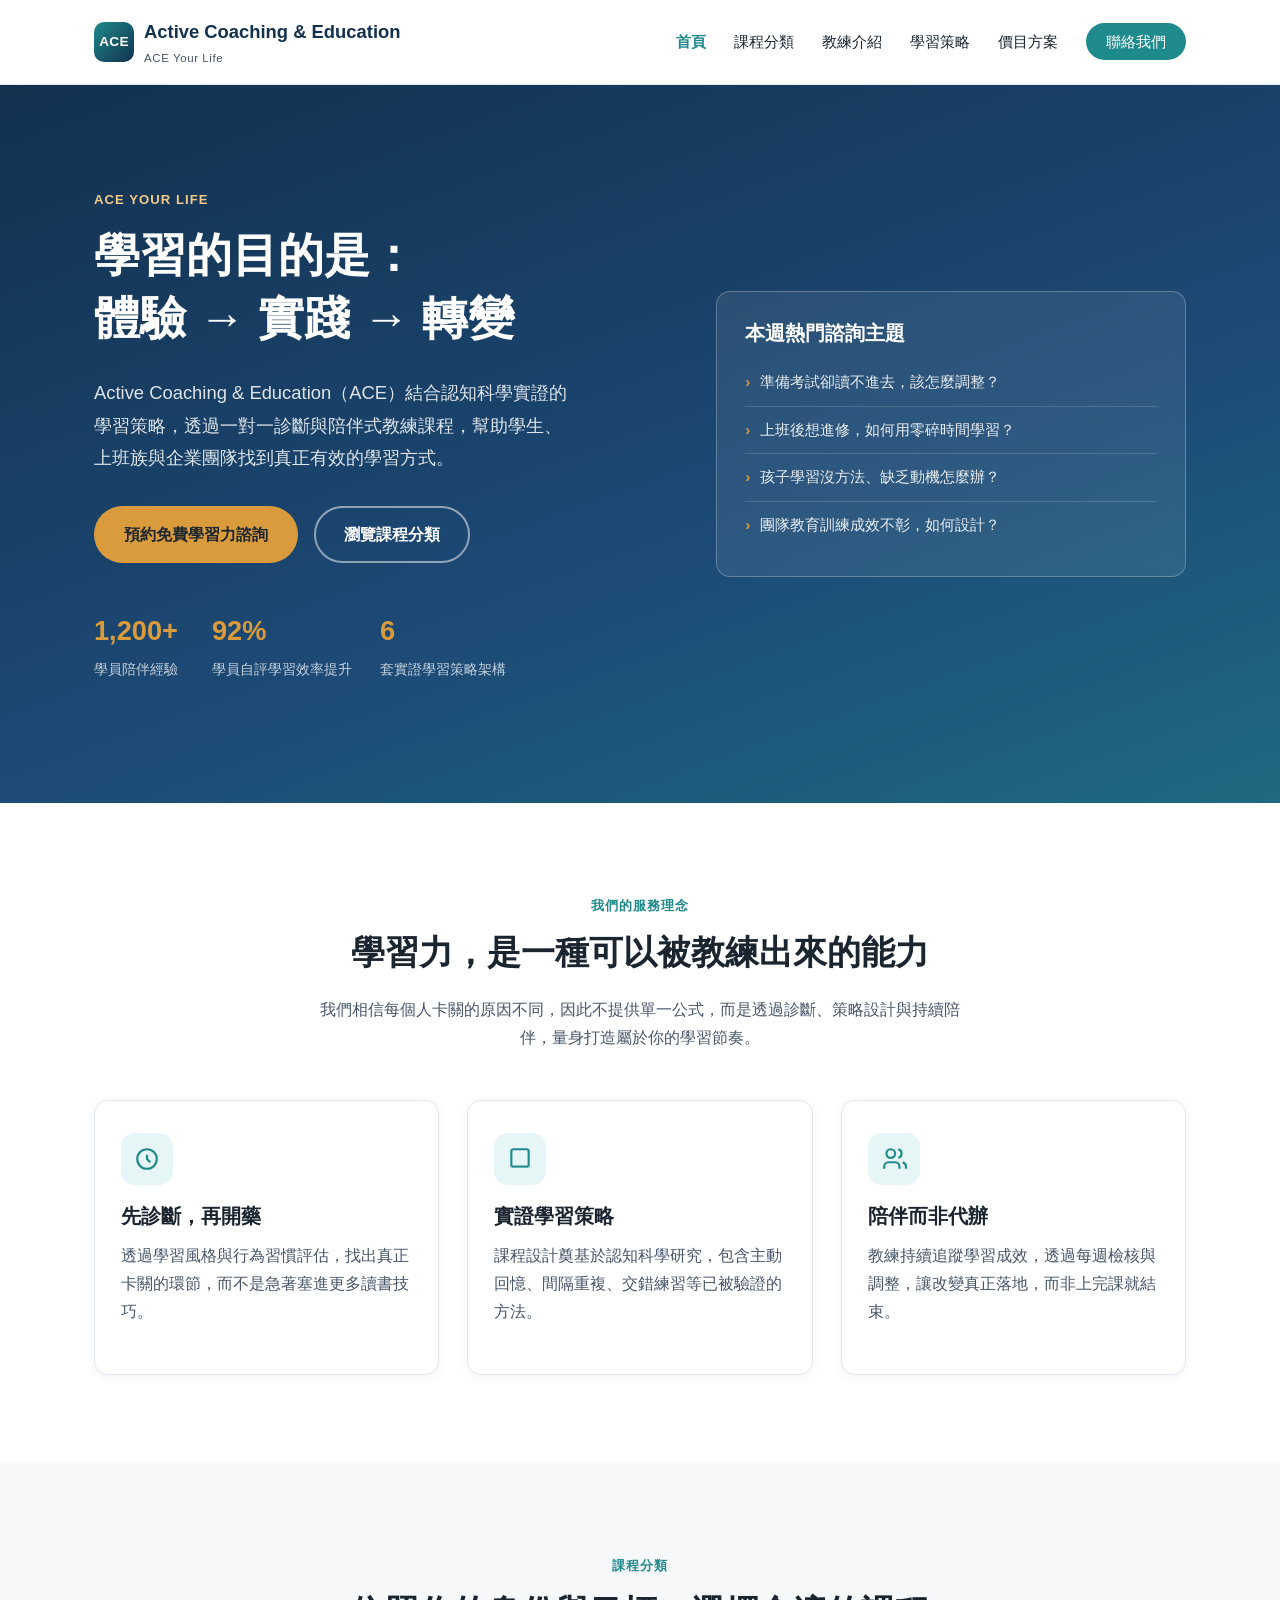
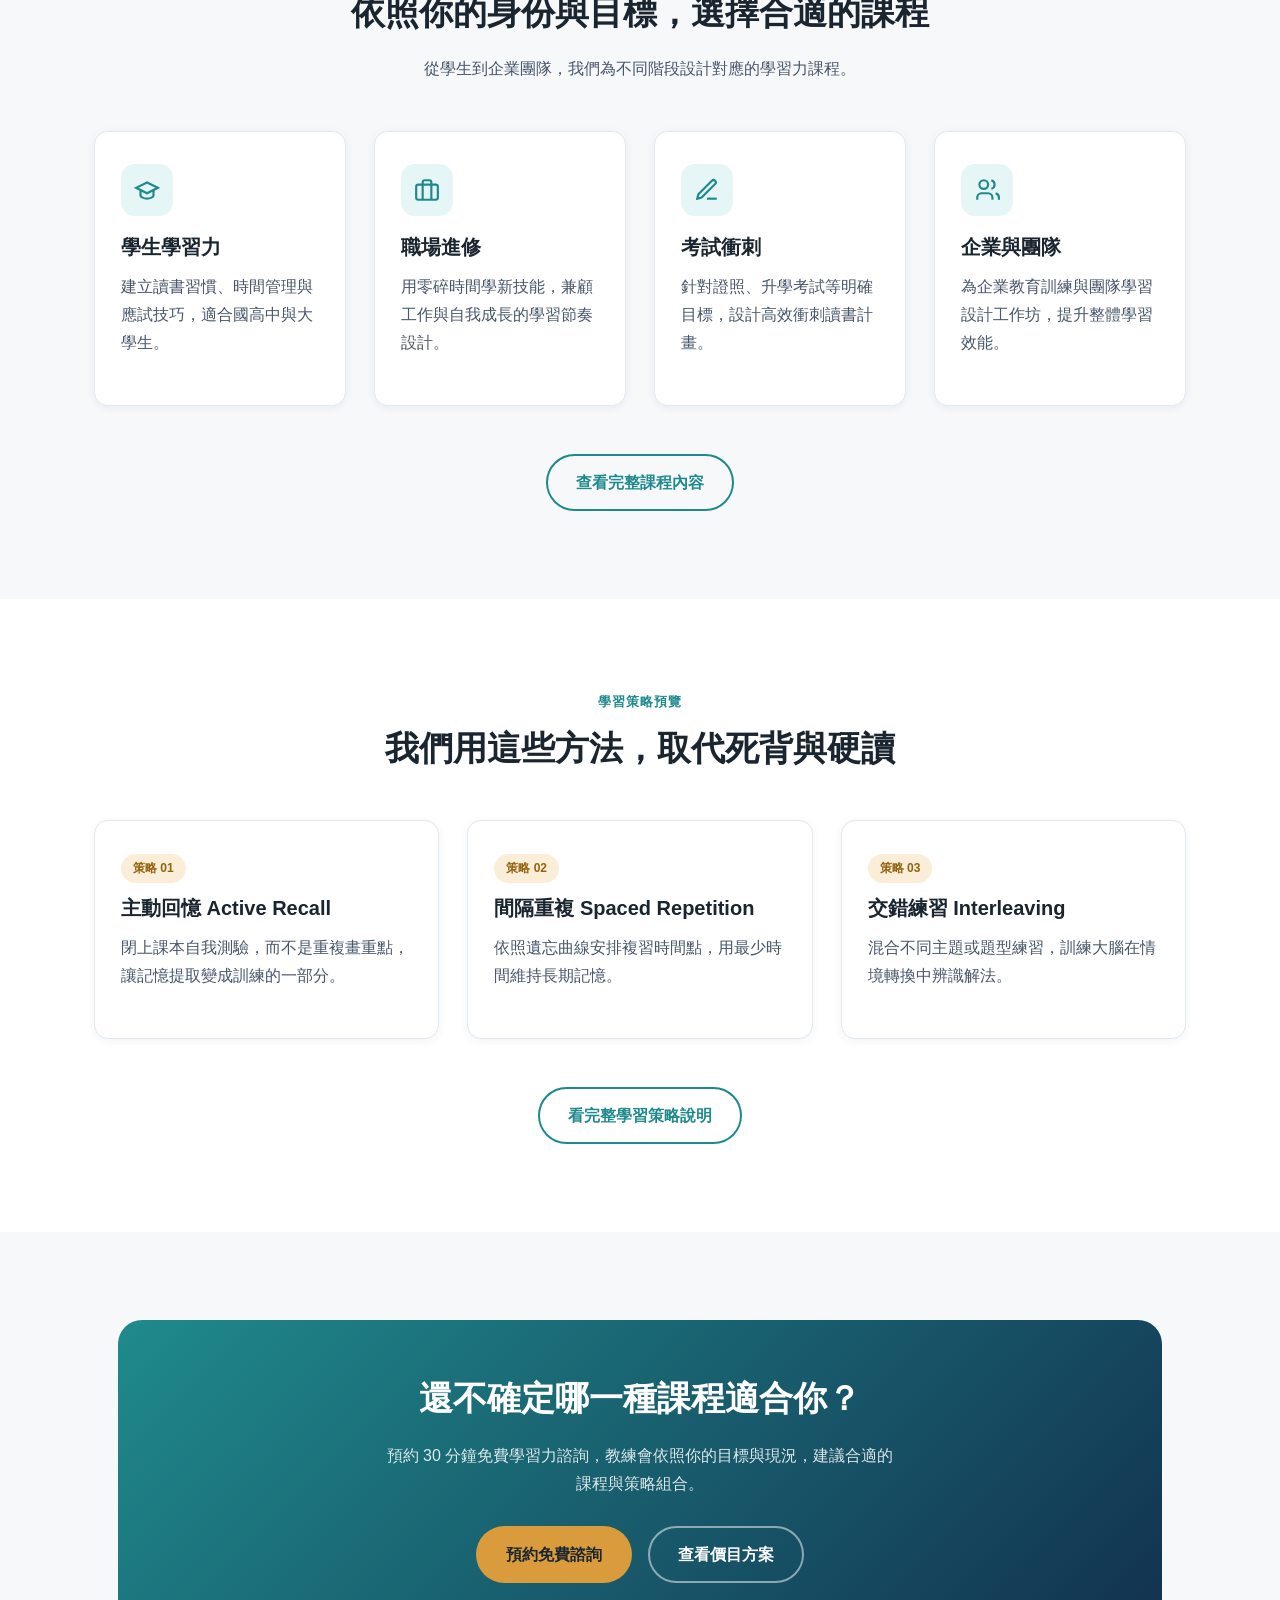
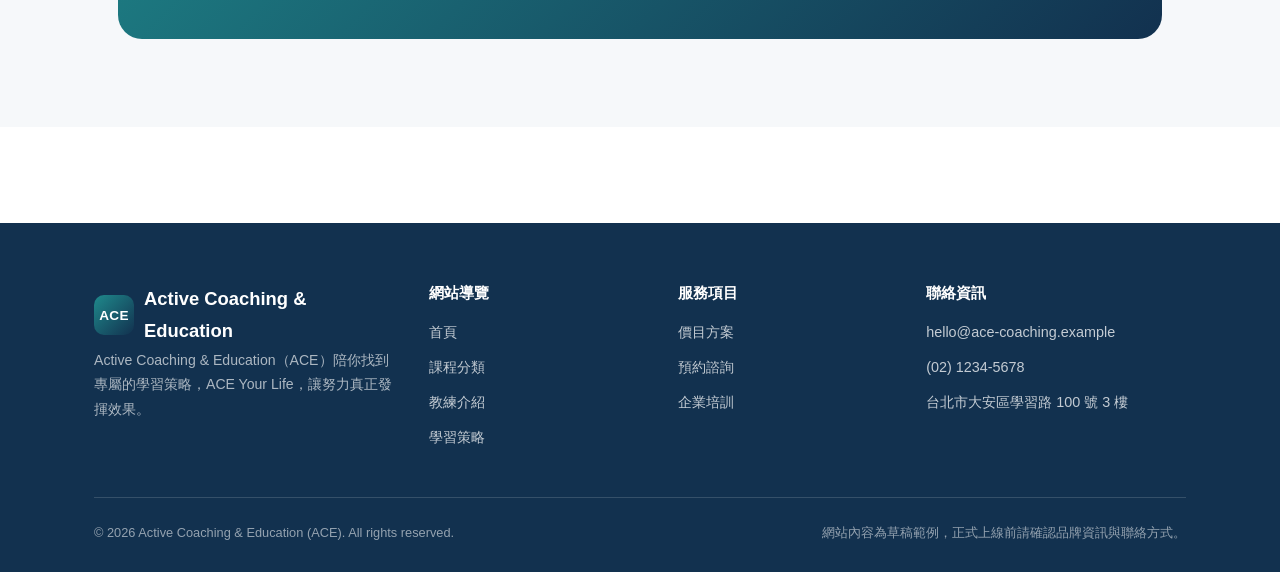
<file: index.html>
<!DOCTYPE html>
<html lang="zh-Hant-TW">
<head>
<meta charset="UTF-8">
<meta name="viewport" content="width=device-width, initial-scale=1.0">
<title>Active Coaching &amp; Education (ACE)｜ACE Your Life</title>
<meta name="description" content="Active Coaching &amp; Education（ACE）提供一對一與團體學習力課程，結合實證學習策略，協助學生、上班族與企業團隊提升學習效率，ACE Your Life。">
<link rel="stylesheet" href="assets/css/style.css">
</head>
<body>

<header class="site-header">
  <nav class="nav">
    <a href="index.html" class="brand">
      <span class="brand-mark">ACE</span>
      <span>Active Coaching &amp; Education<span class="brand-zh">ACE Your Life</span></span>
    </a>
    <ul class="nav-links">
      <li><a href="index.html" class="active">首頁</a></li>
      <li><a href="courses.html">課程分類</a></li>
      <li><a href="coaches.html">教練介紹</a></li>
      <li><a href="strategies.html">學習策略</a></li>
      <li><a href="pricing.html">價目方案</a></li>
      <li><a href="contact.html" class="nav-cta">聯絡我們</a></li>
    </ul>
    <button class="nav-toggle" aria-label="開啟選單">
      <span></span><span></span><span></span>
    </button>
  </nav>
</header>

<section class="hero">
  <div class="container">
    <div>
      <span class="eyebrow" style="color:#f3c98a;">ACE Your Life</span>
      <h1>學習的目的是：<br>體驗 → 實踐 → 轉變</h1>
      <p class="lead">Active Coaching &amp; Education（ACE）結合認知科學實證的學習策略，透過一對一診斷與陪伴式教練課程，幫助學生、上班族與企業團隊找到真正有效的學習方式。</p>
      <div class="hero-actions">
        <a href="contact.html" class="btn btn-primary">預約免費學習力諮詢</a>
        <a href="courses.html" class="btn btn-ghost">瀏覽課程分類</a>
      </div>
      <div class="hero-stats">
        <div><strong>1,200+</strong><span>學員陪伴經驗</span></div>
        <div><strong>92%</strong><span>學員自評學習效率提升</span></div>
        <div><strong>6</strong><span>套實證學習策略架構</span></div>
      </div>
    </div>
    <div class="hero-card">
      <h3>本週熱門諮詢主題</h3>
      <ul>
        <li><span class="dot">›</span> 準備考試卻讀不進去，該怎麼調整？</li>
        <li><span class="dot">›</span> 上班後想進修，如何用零碎時間學習？</li>
        <li><span class="dot">›</span> 孩子學習沒方法、缺乏動機怎麼辦？</li>
        <li><span class="dot">›</span> 團隊教育訓練成效不彰，如何設計？</li>
      </ul>
    </div>
  </div>
</section>

<section class="section">
  <div class="container">
    <div class="section-head">
      <span class="eyebrow">我們的服務理念</span>
      <h2>學習力，是一種可以被教練出來的能力</h2>
      <p>我們相信每個人卡關的原因不同，因此不提供單一公式，而是透過診斷、策略設計與持續陪伴，量身打造屬於你的學習節奏。</p>
    </div>
    <div class="grid grid-3">
      <div class="card">
        <div class="icon-badge">
          <svg viewBox="0 0 24 24" fill="none" stroke="currentColor" stroke-width="2"><circle cx="12" cy="12" r="9"/><path d="M12 8v4l3 3"/></svg>
        </div>
        <h3>先診斷，再開藥</h3>
        <p>透過學習風格與行為習慣評估，找出真正卡關的環節，而不是急著塞進更多讀書技巧。</p>
      </div>
      <div class="card">
        <div class="icon-badge">
          <svg viewBox="0 0 24 24" fill="none" stroke="currentColor" stroke-width="2"><path d="M4 19V5a2 2 0 0 1 2-2h12a2 2 0 0 1 2 2v14"/><path d="M4 19h16"/></svg>
        </div>
        <h3>實證學習策略</h3>
        <p>課程設計奠基於認知科學研究，包含主動回憶、間隔重複、交錯練習等已被驗證的方法。</p>
      </div>
      <div class="card">
        <div class="icon-badge">
          <svg viewBox="0 0 24 24" fill="none" stroke="currentColor" stroke-width="2"><path d="M17 21v-2a4 4 0 0 0-4-4H7a4 4 0 0 0-4 4v2"/><circle cx="9" cy="7" r="4"/><path d="M23 21v-2a4 4 0 0 0-3-3.87"/><path d="M16 3.13a4 4 0 0 1 0 7.75"/></svg>
        </div>
        <h3>陪伴而非代辦</h3>
        <p>教練持續追蹤學習成效，透過每週檢核與調整，讓改變真正落地，而非上完課就結束。</p>
      </div>
    </div>
  </div>
</section>

<section class="section section--alt">
  <div class="container">
    <div class="section-head">
      <span class="eyebrow">課程分類</span>
      <h2>依照你的身份與目標，選擇合適的課程</h2>
      <p>從學生到企業團隊，我們為不同階段設計對應的學習力課程。</p>
    </div>
    <div class="grid grid-4">
      <div class="card">
        <div class="icon-badge"><svg viewBox="0 0 24 24" fill="none" stroke="currentColor" stroke-width="2"><path d="M22 10 12 5 2 10l10 5 10-5Z"/><path d="M6 12v5c0 1.5 3 3 6 3s6-1.5 6-3v-5"/></svg></div>
        <h3>學生學習力</h3>
        <p>建立讀書習慣、時間管理與應試技巧，適合國高中與大學生。</p>
      </div>
      <div class="card">
        <div class="icon-badge"><svg viewBox="0 0 24 24" fill="none" stroke="currentColor" stroke-width="2"><rect x="2" y="7" width="20" height="14" rx="2"/><path d="M16 21V5a2 2 0 0 0-2-2h-4a2 2 0 0 0-2 2v16"/></svg></div>
        <h3>職場進修</h3>
        <p>用零碎時間學新技能，兼顧工作與自我成長的學習節奏設計。</p>
      </div>
      <div class="card">
        <div class="icon-badge"><svg viewBox="0 0 24 24" fill="none" stroke="currentColor" stroke-width="2"><path d="M12 20h9"/><path d="M16.5 3.5a2.1 2.1 0 0 1 3 3L7 19l-4 1 1-4Z"/></svg></div>
        <h3>考試衝刺</h3>
        <p>針對證照、升學考試等明確目標，設計高效衝刺讀書計畫。</p>
      </div>
      <div class="card">
        <div class="icon-badge"><svg viewBox="0 0 24 24" fill="none" stroke="currentColor" stroke-width="2"><path d="M17 21v-2a4 4 0 0 0-4-4H7a4 4 0 0 0-4 4v2"/><circle cx="9" cy="7" r="4"/><path d="M23 21v-2a4 4 0 0 0-3-3.87"/><path d="M16 3.13a4 4 0 0 1 0 7.75"/></svg></div>
        <h3>企業與團隊</h3>
        <p>為企業教育訓練與團隊學習設計工作坊，提升整體學習效能。</p>
      </div>
    </div>
    <div class="text-center mt-lg">
      <a href="courses.html" class="btn btn-outline">查看完整課程內容</a>
    </div>
  </div>
</section>

<section class="section">
  <div class="container">
    <div class="section-head">
      <span class="eyebrow">學習策略預覽</span>
      <h2>我們用這些方法，取代死背與硬讀</h2>
    </div>
    <div class="grid grid-3">
      <div class="card">
        <span class="tag">策略 01</span>
        <h3>主動回憶 Active Recall</h3>
        <p>閉上課本自我測驗，而不是重複畫重點，讓記憶提取變成訓練的一部分。</p>
      </div>
      <div class="card">
        <span class="tag">策略 02</span>
        <h3>間隔重複 Spaced Repetition</h3>
        <p>依照遺忘曲線安排複習時間點，用最少時間維持長期記憶。</p>
      </div>
      <div class="card">
        <span class="tag">策略 03</span>
        <h3>交錯練習 Interleaving</h3>
        <p>混合不同主題或題型練習，訓練大腦在情境轉換中辨識解法。</p>
      </div>
    </div>
    <div class="text-center mt-lg">
      <a href="strategies.html" class="btn btn-outline">看完整學習策略說明</a>
    </div>
  </div>
</section>

<section class="section section--alt">
  <div class="container">
    <div class="cta-band">
      <h2>還不確定哪一種課程適合你？</h2>
      <p>預約 30 分鐘免費學習力諮詢，教練會依照你的目標與現況，建議合適的課程與策略組合。</p>
      <div class="btn-group">
        <a href="contact.html" class="btn btn-primary">預約免費諮詢</a>
        <a href="pricing.html" class="btn btn-ghost">查看價目方案</a>
      </div>
    </div>
  </div>
</section>

<footer class="site-footer">
  <div class="container">
    <div class="footer-grid">
      <div class="footer-brand">
        <a href="index.html" class="brand" style="color:#fff;">
          <span class="brand-mark">ACE</span>
          <span>Active Coaching &amp; Education</span>
        </a>
        <p>Active Coaching &amp; Education（ACE）陪你找到專屬的學習策略，ACE Your Life，讓努力真正發揮效果。</p>
      </div>
      <div>
        <h4>網站導覽</h4>
        <ul>
          <li><a href="index.html">首頁</a></li>
          <li><a href="courses.html">課程分類</a></li>
          <li><a href="coaches.html">教練介紹</a></li>
          <li><a href="strategies.html">學習策略</a></li>
        </ul>
      </div>
      <div>
        <h4>服務項目</h4>
        <ul>
          <li><a href="pricing.html">價目方案</a></li>
          <li><a href="contact.html">預約諮詢</a></li>
          <li><a href="courses.html#enterprise">企業培訓</a></li>
        </ul>
      </div>
      <div>
        <h4>聯絡資訊</h4>
        <ul>
          <li>hello@ace-coaching.example</li>
          <li>(02) 1234-5678</li>
          <li>台北市大安區學習路 100 號 3 樓</li>
        </ul>
      </div>
    </div>
    <div class="footer-bottom">
      <span>&copy; 2026 Active Coaching &amp; Education (ACE). All rights reserved.</span>
      <span>網站內容為草稿範例，正式上線前請確認品牌資訊與聯絡方式。</span>
    </div>
  </div>
</footer>

<script src="assets/js/main.js"></script>
</body>
</html>
</file>
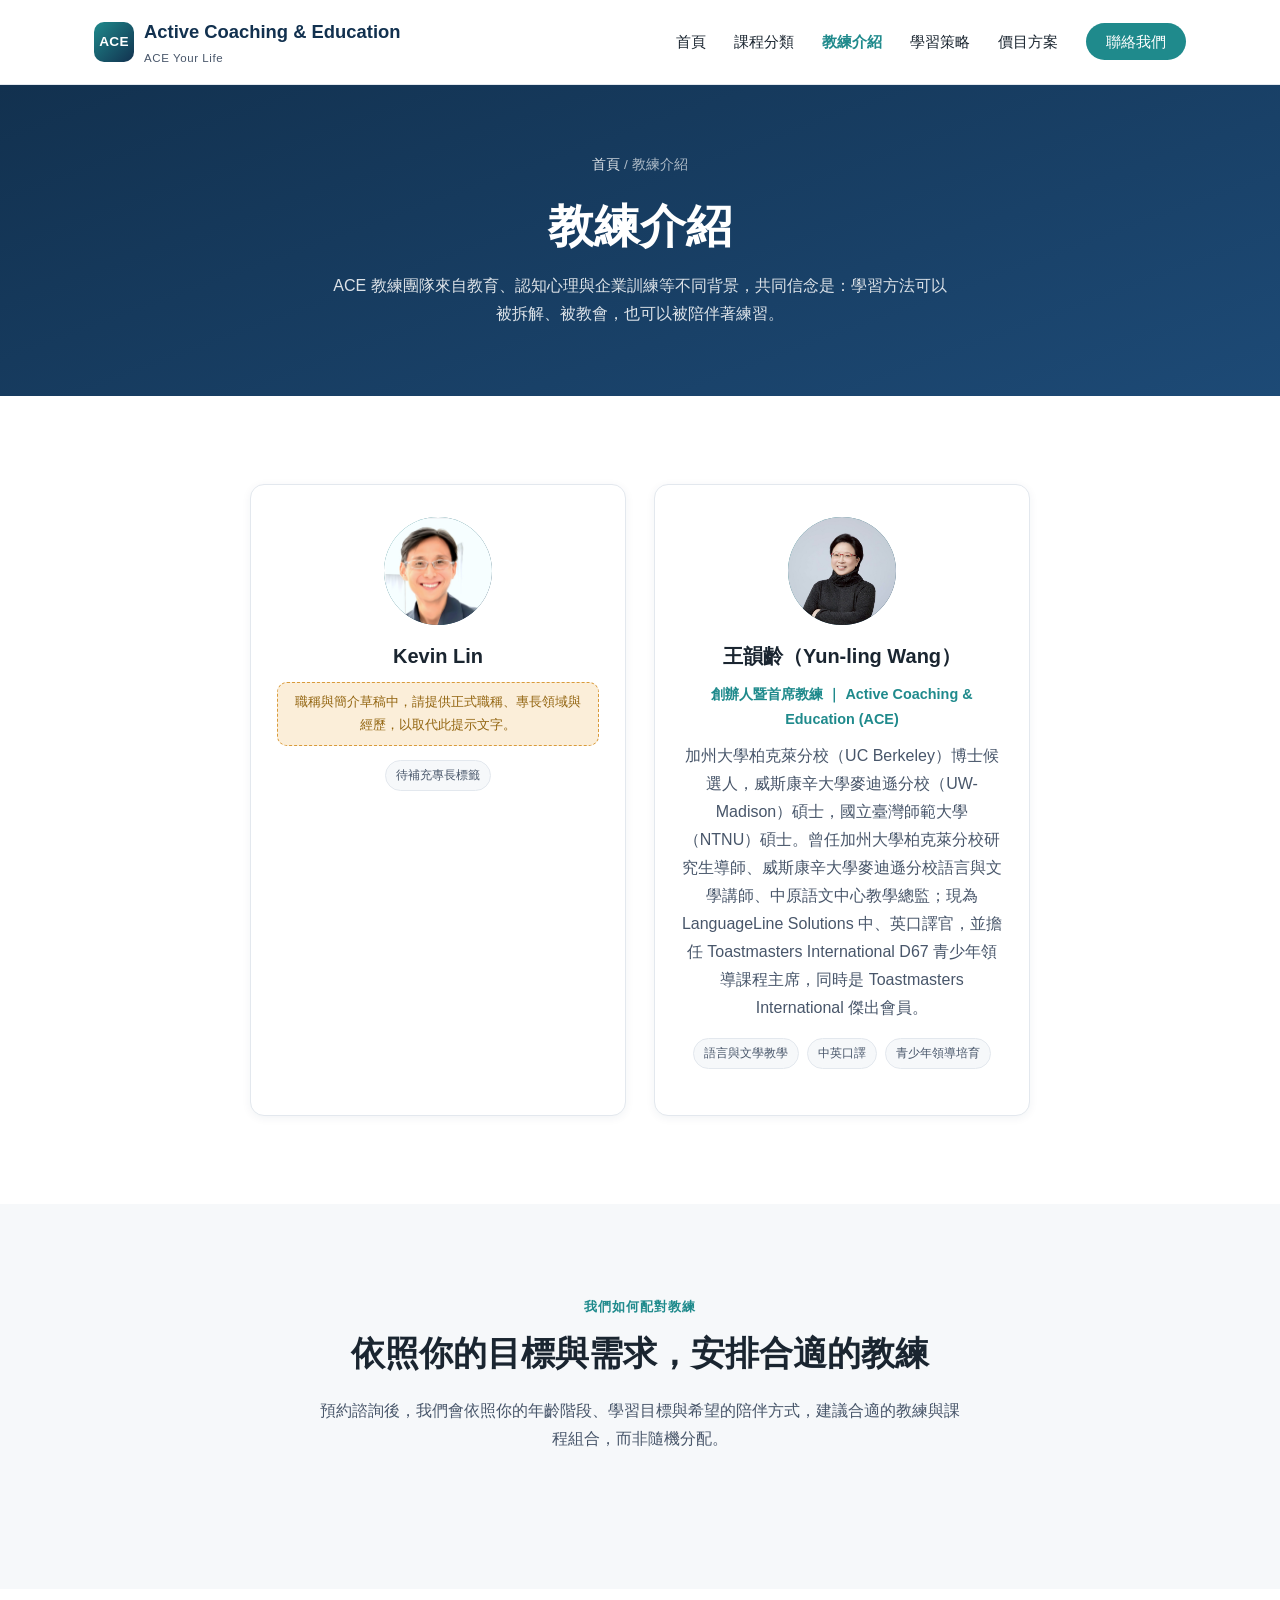
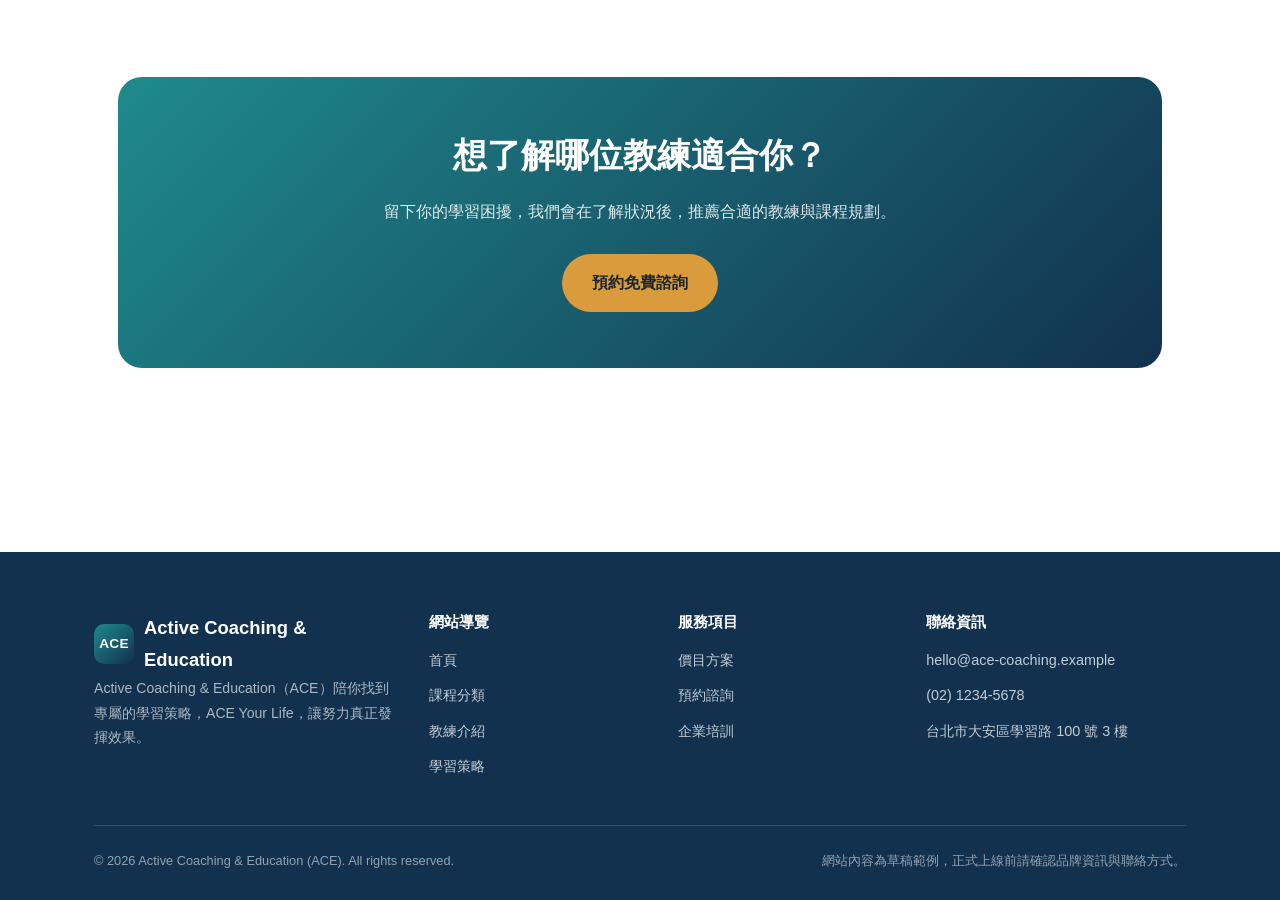
<file: coaches.html>
<!DOCTYPE html>
<html lang="zh-Hant-TW">
<head>
<meta charset="UTF-8">
<meta name="viewport" content="width=device-width, initial-scale=1.0">
<title>教練介紹｜Active Coaching &amp; Education (ACE)</title>
<meta name="description" content="認識 ACE 團隊教練，來自教育、心理、企業訓練等不同背景，共同信念是陪伴每個人找到適合自己的學習方式。">
<link rel="stylesheet" href="assets/css/style.css">
</head>
<body>

<header class="site-header">
  <nav class="nav">
    <a href="index.html" class="brand">
      <span class="brand-mark">ACE</span>
      <span>Active Coaching &amp; Education<span class="brand-zh">ACE Your Life</span></span>
    </a>
    <ul class="nav-links">
      <li><a href="index.html">首頁</a></li>
      <li><a href="courses.html">課程分類</a></li>
      <li><a href="coaches.html" class="active">教練介紹</a></li>
      <li><a href="strategies.html">學習策略</a></li>
      <li><a href="pricing.html">價目方案</a></li>
      <li><a href="contact.html" class="nav-cta">聯絡我們</a></li>
    </ul>
    <button class="nav-toggle" aria-label="開啟選單">
      <span></span><span></span><span></span>
    </button>
  </nav>
</header>

<section class="page-hero">
  <div class="container">
    <div class="breadcrumb"><a href="index.html">首頁</a> / 教練介紹</div>
    <h1>教練介紹</h1>
    <p>ACE 教練團隊來自教育、認知心理與企業訓練等不同背景，共同信念是：學習方法可以被拆解、被教會，也可以被陪伴著練習。</p>
  </div>
</section>

<section class="section">
  <div class="container">
    <div class="grid grid-2" style="max-width:780px; margin:0 auto;">

      <div class="card coach-card">
        <div class="coach-avatar"><img src="assets/images/coach-kevin-lin.png" alt="Kevin Lin 教練照片"></div>
        <h3>Kevin Lin</h3>
        <p class="coach-placeholder">職稱與簡介草稿中，請提供正式職稱、專長領域與經歷，以取代此提示文字。</p>
        <div class="coach-tags">
          <span>待補充專長標籤</span>
        </div>
      </div>

      <div class="card coach-card">
        <div class="coach-avatar"><img src="assets/images/coach-yunling-wang.jpg" alt="Yun-ling Wang 教練照片"></div>
        <h3>王韻齡（Yun-ling Wang）</h3>
        <div class="coach-role">創辦人暨首席教練 ｜ Active Coaching &amp; Education (ACE)</div>
        <p>加州大學柏克萊分校（UC Berkeley）博士候選人，威斯康辛大學麥迪遜分校（UW-Madison）碩士，國立臺灣師範大學（NTNU）碩士。曾任加州大學柏克萊分校研究生導師、威斯康辛大學麥迪遜分校語言與文學講師、中原語文中心教學總監；現為 LanguageLine Solutions 中、英口譯官，並擔任 Toastmasters International D67 青少年領導課程主席，同時是 Toastmasters International 傑出會員。</p>
        <div class="coach-tags">
          <span>語言與文學教學</span>
          <span>中英口譯</span>
          <span>青少年領導培育</span>
        </div>
      </div>

    </div>
  </div>
</section>

<section class="section section--alt">
  <div class="container">
    <div class="section-head">
      <span class="eyebrow">我們如何配對教練</span>
      <h2>依照你的目標與需求，安排合適的教練</h2>
      <p>預約諮詢後，我們會依照你的年齡階段、學習目標與希望的陪伴方式，建議合適的教練與課程組合，而非隨機分配。</p>
    </div>
  </div>
</section>

<section class="section">
  <div class="container">
    <div class="cta-band">
      <h2>想了解哪位教練適合你？</h2>
      <p>留下你的學習困擾，我們會在了解狀況後，推薦合適的教練與課程規劃。</p>
      <div class="btn-group">
        <a href="contact.html" class="btn btn-primary">預約免費諮詢</a>
      </div>
    </div>
  </div>
</section>

<footer class="site-footer">
  <div class="container">
    <div class="footer-grid">
      <div class="footer-brand">
        <a href="index.html" class="brand" style="color:#fff;">
          <span class="brand-mark">ACE</span>
          <span>Active Coaching &amp; Education</span>
        </a>
        <p>Active Coaching &amp; Education（ACE）陪你找到專屬的學習策略，ACE Your Life，讓努力真正發揮效果。</p>
      </div>
      <div>
        <h4>網站導覽</h4>
        <ul>
          <li><a href="index.html">首頁</a></li>
          <li><a href="courses.html">課程分類</a></li>
          <li><a href="coaches.html">教練介紹</a></li>
          <li><a href="strategies.html">學習策略</a></li>
        </ul>
      </div>
      <div>
        <h4>服務項目</h4>
        <ul>
          <li><a href="pricing.html">價目方案</a></li>
          <li><a href="contact.html">預約諮詢</a></li>
          <li><a href="courses.html#enterprise">企業培訓</a></li>
        </ul>
      </div>
      <div>
        <h4>聯絡資訊</h4>
        <ul>
          <li>hello@ace-coaching.example</li>
          <li>(02) 1234-5678</li>
          <li>台北市大安區學習路 100 號 3 樓</li>
        </ul>
      </div>
    </div>
    <div class="footer-bottom">
      <span>&copy; 2026 Active Coaching &amp; Education (ACE). All rights reserved.</span>
      <span>網站內容為草稿範例，正式上線前請確認品牌資訊與聯絡方式。</span>
    </div>
  </div>
</footer>

<script src="assets/js/main.js"></script>
</body>
</html>
</file>
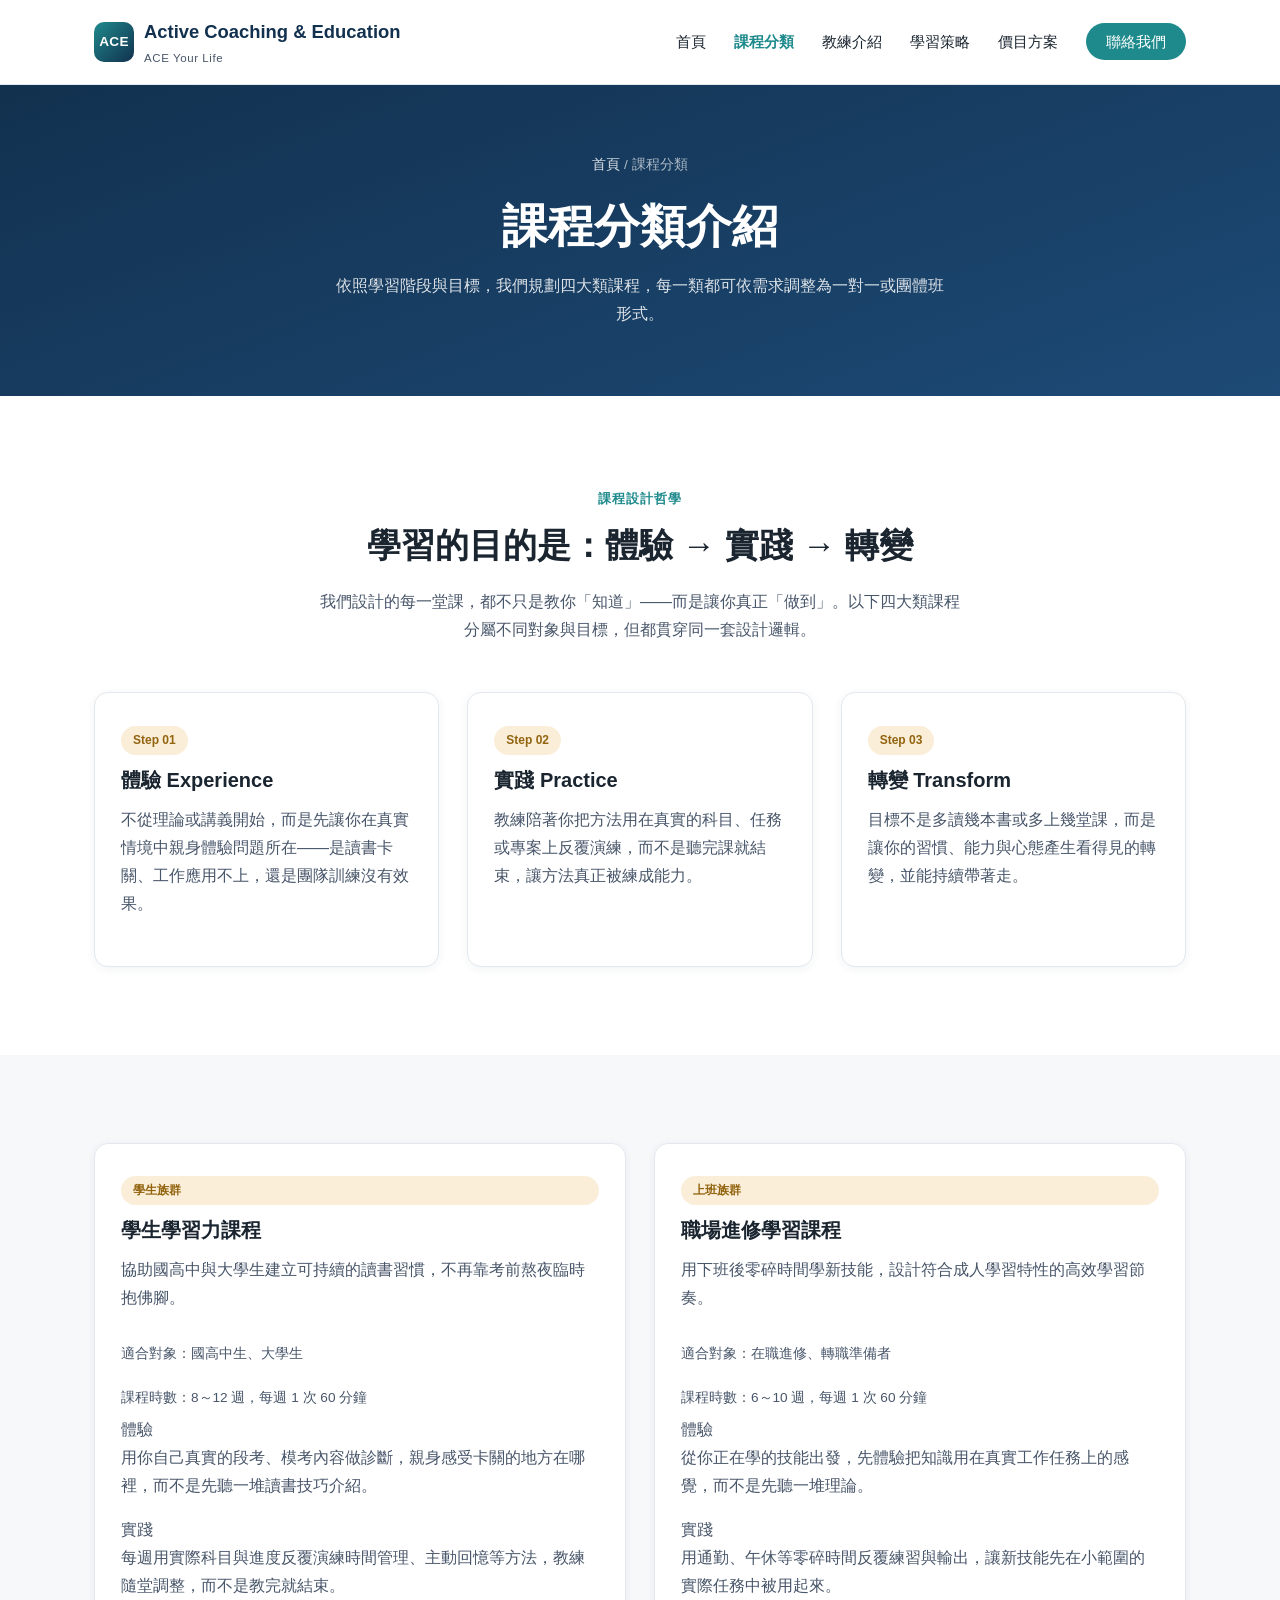
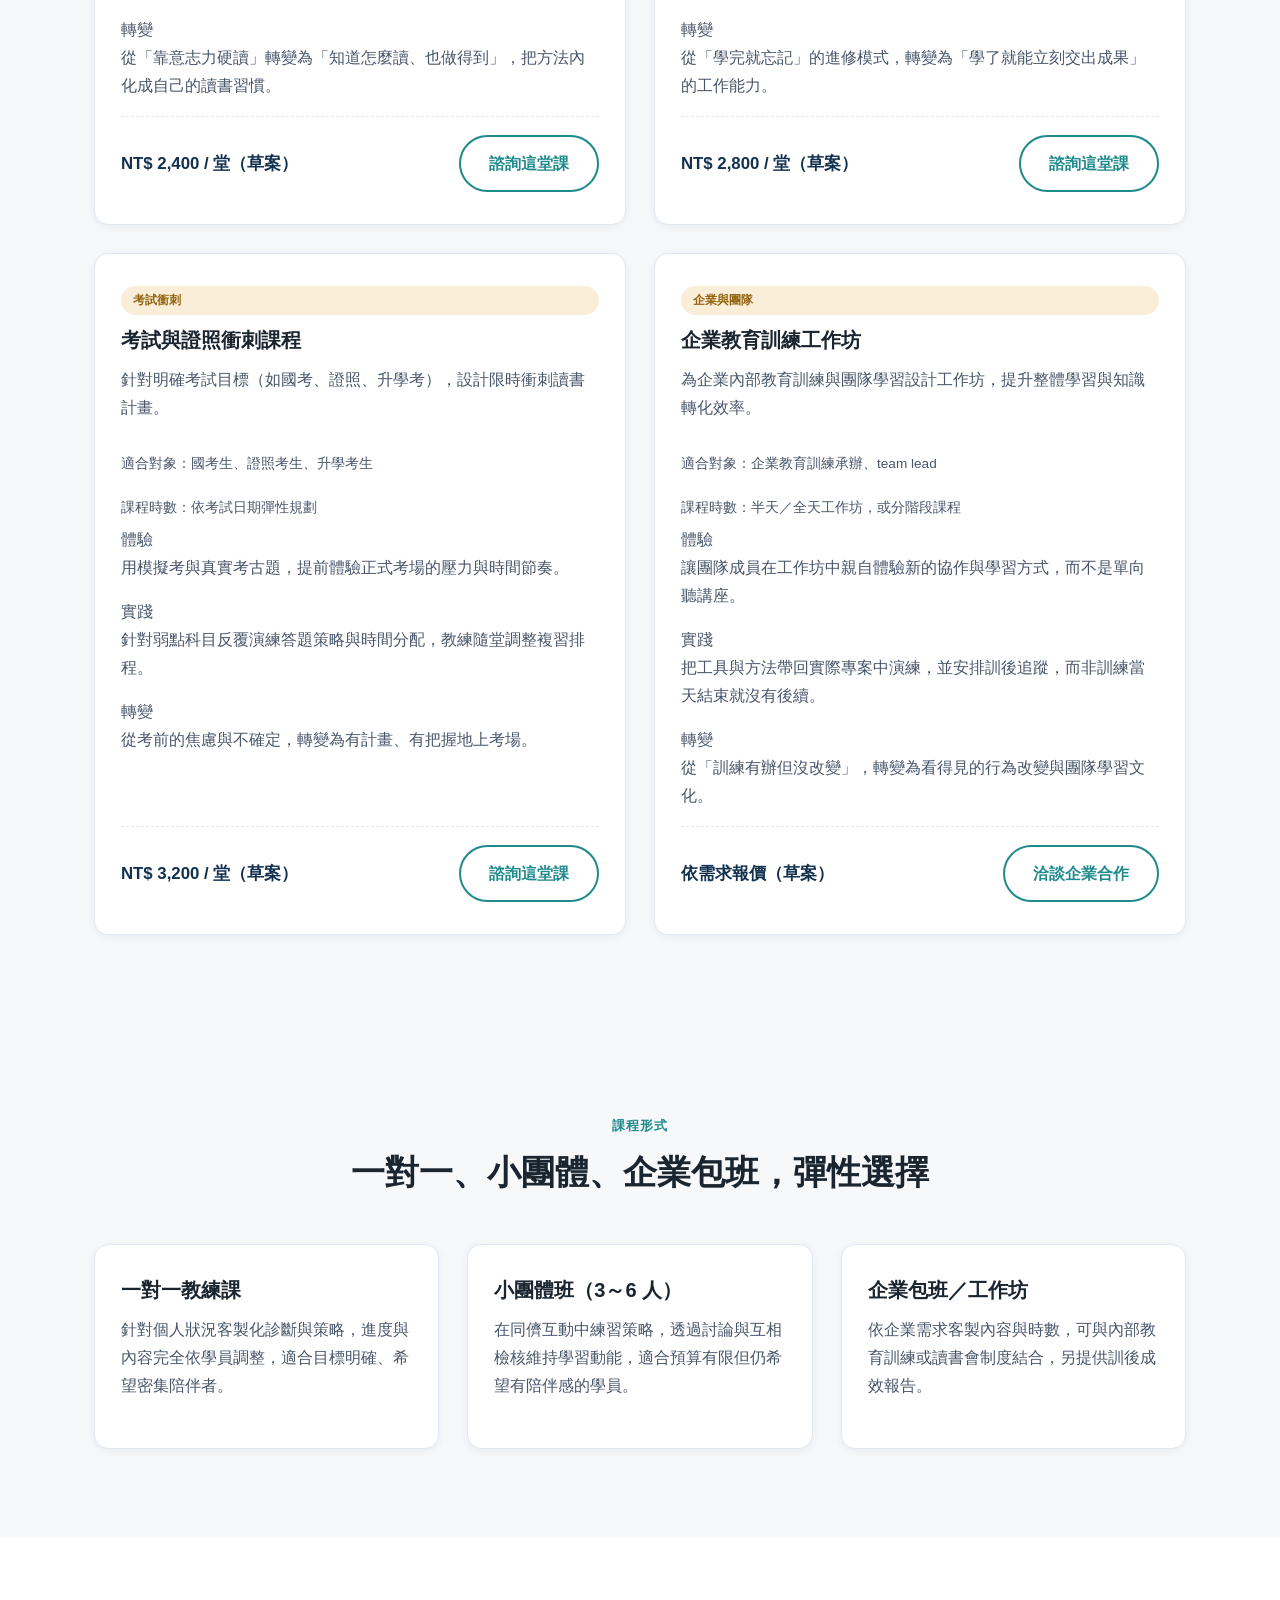
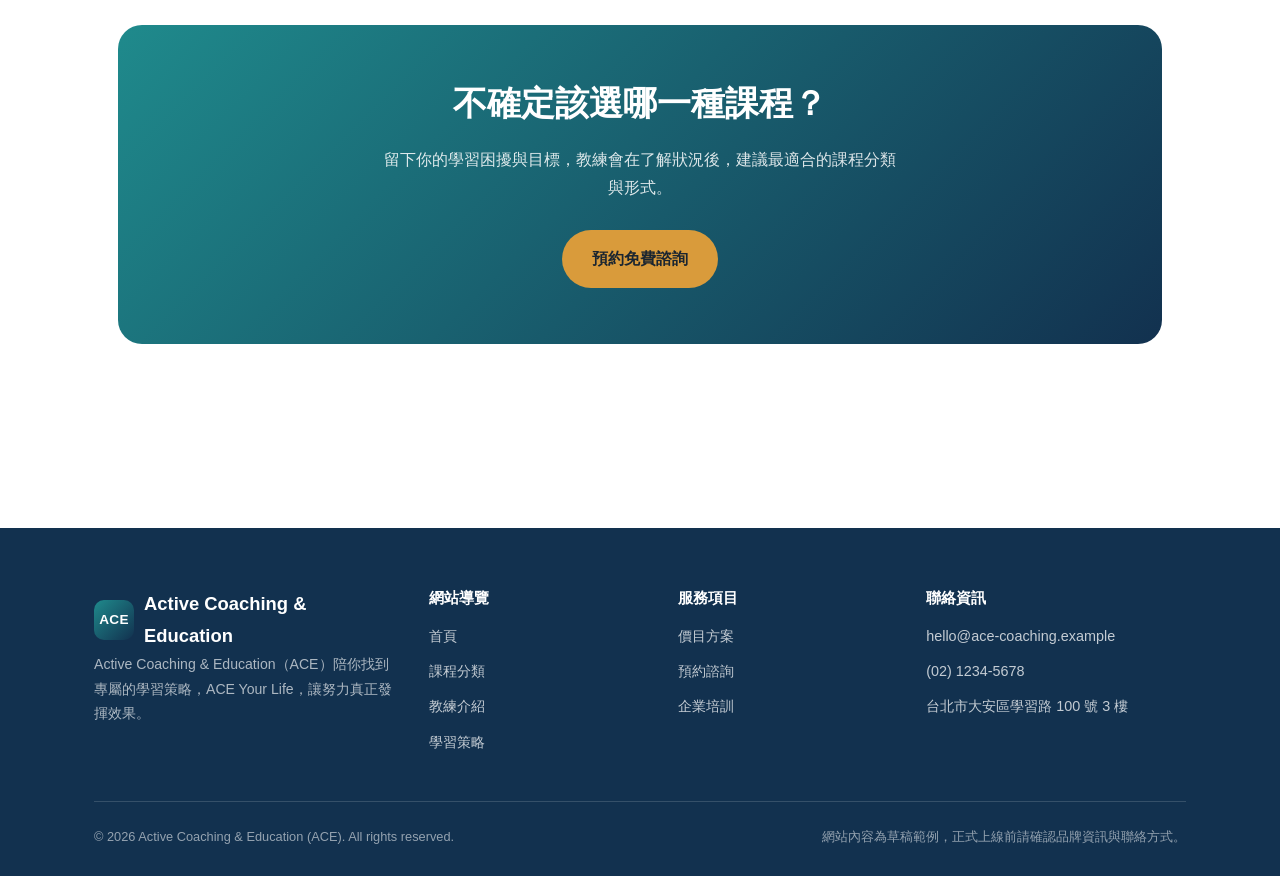
<file: courses.html>
<!DOCTYPE html>
<html lang="zh-Hant-TW">
<head>
<meta charset="UTF-8">
<meta name="viewport" content="width=device-width, initial-scale=1.0">
<title>課程分類介紹｜Active Coaching &amp; Education (ACE)</title>
<meta name="description" content="ACE 課程分類：學生學習力、職場進修、考試衝刺、企業與團隊培訓，找到適合你的學習方案。">
<link rel="stylesheet" href="assets/css/style.css">
</head>
<body>

<header class="site-header">
  <nav class="nav">
    <a href="index.html" class="brand">
      <span class="brand-mark">ACE</span>
      <span>Active Coaching &amp; Education<span class="brand-zh">ACE Your Life</span></span>
    </a>
    <ul class="nav-links">
      <li><a href="index.html">首頁</a></li>
      <li><a href="courses.html" class="active">課程分類</a></li>
      <li><a href="coaches.html">教練介紹</a></li>
      <li><a href="strategies.html">學習策略</a></li>
      <li><a href="pricing.html">價目方案</a></li>
      <li><a href="contact.html" class="nav-cta">聯絡我們</a></li>
    </ul>
    <button class="nav-toggle" aria-label="開啟選單">
      <span></span><span></span><span></span>
    </button>
  </nav>
</header>

<section class="page-hero">
  <div class="container">
    <div class="breadcrumb"><a href="index.html">首頁</a> / 課程分類</div>
    <h1>課程分類介紹</h1>
    <p>依照學習階段與目標，我們規劃四大類課程，每一類都可依需求調整為一對一或團體班形式。</p>
  </div>
</section>

<section class="section">
  <div class="container">
    <div class="section-head">
      <span class="eyebrow">課程設計哲學</span>
      <h2>學習的目的是：體驗 → 實踐 → 轉變</h2>
      <p>我們設計的每一堂課，都不只是教你「知道」——而是讓你真正「做到」。以下四大類課程分屬不同對象與目標，但都貫穿同一套設計邏輯。</p>
    </div>
    <div class="grid grid-3">
      <div class="card">
        <span class="tag">Step 01</span>
        <h3>體驗 Experience</h3>
        <p>不從理論或講義開始，而是先讓你在真實情境中親身體驗問題所在——是讀書卡關、工作應用不上，還是團隊訓練沒有效果。</p>
      </div>
      <div class="card">
        <span class="tag">Step 02</span>
        <h3>實踐 Practice</h3>
        <p>教練陪著你把方法用在真實的科目、任務或專案上反覆演練，而不是聽完課就結束，讓方法真正被練成能力。</p>
      </div>
      <div class="card">
        <span class="tag">Step 03</span>
        <h3>轉變 Transform</h3>
        <p>目標不是多讀幾本書或多上幾堂課，而是讓你的習慣、能力與心態產生看得見的轉變，並能持續帶著走。</p>
      </div>
    </div>
  </div>
</section>

<section class="section section--alt">
  <div class="container">
    <div class="grid grid-2">

      <div class="card course-card">
        <span class="tag">學生族群</span>
        <h3>學生學習力課程</h3>
        <p>協助國高中與大學生建立可持續的讀書習慣，不再靠考前熬夜臨時抱佛腳。</p>
        <div class="course-meta">
          <span>適合對象：國高中生、大學生</span>
        </div>
        <div class="course-meta">
          <span>課程時數：8～12 週，每週 1 次 60 分鐘</span>
        </div>
        <div class="phase-list">
          <div class="phase-item">
            <span class="phase-badge exp">體驗</span>
            <p>用你自己真實的段考、模考內容做診斷，親身感受卡關的地方在哪裡，而不是先聽一堆讀書技巧介紹。</p>
          </div>
          <div class="phase-item">
            <span class="phase-badge prac">實踐</span>
            <p>每週用實際科目與進度反覆演練時間管理、主動回憶等方法，教練隨堂調整，而不是教完就結束。</p>
          </div>
          <div class="phase-item">
            <span class="phase-badge trans">轉變</span>
            <p>從「靠意志力硬讀」轉變為「知道怎麼讀、也做得到」，把方法內化成自己的讀書習慣。</p>
          </div>
        </div>
        <div class="course-footer">
          <span class="price-tag">NT$ 2,400 / 堂（草案）</span>
          <a href="contact.html" class="btn btn-outline">諮詢這堂課</a>
        </div>
      </div>

      <div class="card course-card">
        <span class="tag">上班族群</span>
        <h3>職場進修學習課程</h3>
        <p>用下班後零碎時間學新技能，設計符合成人學習特性的高效學習節奏。</p>
        <div class="course-meta">
          <span>適合對象：在職進修、轉職準備者</span>
        </div>
        <div class="course-meta">
          <span>課程時數：6～10 週，每週 1 次 60 分鐘</span>
        </div>
        <div class="phase-list">
          <div class="phase-item">
            <span class="phase-badge exp">體驗</span>
            <p>從你正在學的技能出發，先體驗把知識用在真實工作任務上的感覺，而不是先聽一堆理論。</p>
          </div>
          <div class="phase-item">
            <span class="phase-badge prac">實踐</span>
            <p>用通勤、午休等零碎時間反覆練習與輸出，讓新技能先在小範圍的實際任務中被用起來。</p>
          </div>
          <div class="phase-item">
            <span class="phase-badge trans">轉變</span>
            <p>從「學完就忘記」的進修模式，轉變為「學了就能立刻交出成果」的工作能力。</p>
          </div>
        </div>
        <div class="course-footer">
          <span class="price-tag">NT$ 2,800 / 堂（草案）</span>
          <a href="contact.html" class="btn btn-outline">諮詢這堂課</a>
        </div>
      </div>

      <div class="card course-card">
        <span class="tag">考試衝刺</span>
        <h3>考試與證照衝刺課程</h3>
        <p>針對明確考試目標（如國考、證照、升學考），設計限時衝刺讀書計畫。</p>
        <div class="course-meta">
          <span>適合對象：國考生、證照考生、升學考生</span>
        </div>
        <div class="course-meta">
          <span>課程時數：依考試日期彈性規劃</span>
        </div>
        <div class="phase-list">
          <div class="phase-item">
            <span class="phase-badge exp">體驗</span>
            <p>用模擬考與真實考古題，提前體驗正式考場的壓力與時間節奏。</p>
          </div>
          <div class="phase-item">
            <span class="phase-badge prac">實踐</span>
            <p>針對弱點科目反覆演練答題策略與時間分配，教練隨堂調整複習排程。</p>
          </div>
          <div class="phase-item">
            <span class="phase-badge trans">轉變</span>
            <p>從考前的焦慮與不確定，轉變為有計畫、有把握地上考場。</p>
          </div>
        </div>
        <div class="course-footer">
          <span class="price-tag">NT$ 3,200 / 堂（草案）</span>
          <a href="contact.html" class="btn btn-outline">諮詢這堂課</a>
        </div>
      </div>

      <div class="card course-card" id="enterprise">
        <span class="tag">企業與團隊</span>
        <h3>企業教育訓練工作坊</h3>
        <p>為企業內部教育訓練與團隊學習設計工作坊，提升整體學習與知識轉化效率。</p>
        <div class="course-meta">
          <span>適合對象：企業教育訓練承辦、team lead</span>
        </div>
        <div class="course-meta">
          <span>課程時數：半天／全天工作坊，或分階段課程</span>
        </div>
        <div class="phase-list">
          <div class="phase-item">
            <span class="phase-badge exp">體驗</span>
            <p>讓團隊成員在工作坊中親自體驗新的協作與學習方式，而不是單向聽講座。</p>
          </div>
          <div class="phase-item">
            <span class="phase-badge prac">實踐</span>
            <p>把工具與方法帶回實際專案中演練，並安排訓後追蹤，而非訓練當天結束就沒有後續。</p>
          </div>
          <div class="phase-item">
            <span class="phase-badge trans">轉變</span>
            <p>從「訓練有辦但沒改變」，轉變為看得見的行為改變與團隊學習文化。</p>
          </div>
        </div>
        <div class="course-footer">
          <span class="price-tag">依需求報價（草案）</span>
          <a href="contact.html" class="btn btn-outline">洽談企業合作</a>
        </div>
      </div>

    </div>
  </div>
</section>

<section class="section section--alt">
  <div class="container">
    <div class="section-head">
      <span class="eyebrow">課程形式</span>
      <h2>一對一、小團體、企業包班，彈性選擇</h2>
    </div>
    <div class="grid grid-3">
      <div class="card">
        <h3>一對一教練課</h3>
        <p>針對個人狀況客製化診斷與策略，進度與內容完全依學員調整，適合目標明確、希望密集陪伴者。</p>
      </div>
      <div class="card">
        <h3>小團體班（3～6 人）</h3>
        <p>在同儕互動中練習策略，透過討論與互相檢核維持學習動能，適合預算有限但仍希望有陪伴感的學員。</p>
      </div>
      <div class="card">
        <h3>企業包班／工作坊</h3>
        <p>依企業需求客製內容與時數，可與內部教育訓練或讀書會制度結合，另提供訓後成效報告。</p>
      </div>
    </div>
  </div>
</section>

<section class="section">
  <div class="container">
    <div class="cta-band">
      <h2>不確定該選哪一種課程？</h2>
      <p>留下你的學習困擾與目標，教練會在了解狀況後，建議最適合的課程分類與形式。</p>
      <div class="btn-group">
        <a href="contact.html" class="btn btn-primary">預約免費諮詢</a>
      </div>
    </div>
  </div>
</section>

<footer class="site-footer">
  <div class="container">
    <div class="footer-grid">
      <div class="footer-brand">
        <a href="index.html" class="brand" style="color:#fff;">
          <span class="brand-mark">ACE</span>
          <span>Active Coaching &amp; Education</span>
        </a>
        <p>Active Coaching &amp; Education（ACE）陪你找到專屬的學習策略，ACE Your Life，讓努力真正發揮效果。</p>
      </div>
      <div>
        <h4>網站導覽</h4>
        <ul>
          <li><a href="index.html">首頁</a></li>
          <li><a href="courses.html">課程分類</a></li>
          <li><a href="coaches.html">教練介紹</a></li>
          <li><a href="strategies.html">學習策略</a></li>
        </ul>
      </div>
      <div>
        <h4>服務項目</h4>
        <ul>
          <li><a href="pricing.html">價目方案</a></li>
          <li><a href="contact.html">預約諮詢</a></li>
          <li><a href="courses.html#enterprise">企業培訓</a></li>
        </ul>
      </div>
      <div>
        <h4>聯絡資訊</h4>
        <ul>
          <li>hello@ace-coaching.example</li>
          <li>(02) 1234-5678</li>
          <li>台北市大安區學習路 100 號 3 樓</li>
        </ul>
      </div>
    </div>
    <div class="footer-bottom">
      <span>&copy; 2026 Active Coaching &amp; Education (ACE). All rights reserved.</span>
      <span>網站內容為草稿範例，正式上線前請確認品牌資訊與聯絡方式。</span>
    </div>
  </div>
</footer>

<script src="assets/js/main.js"></script>
</body>
</html>
</file>
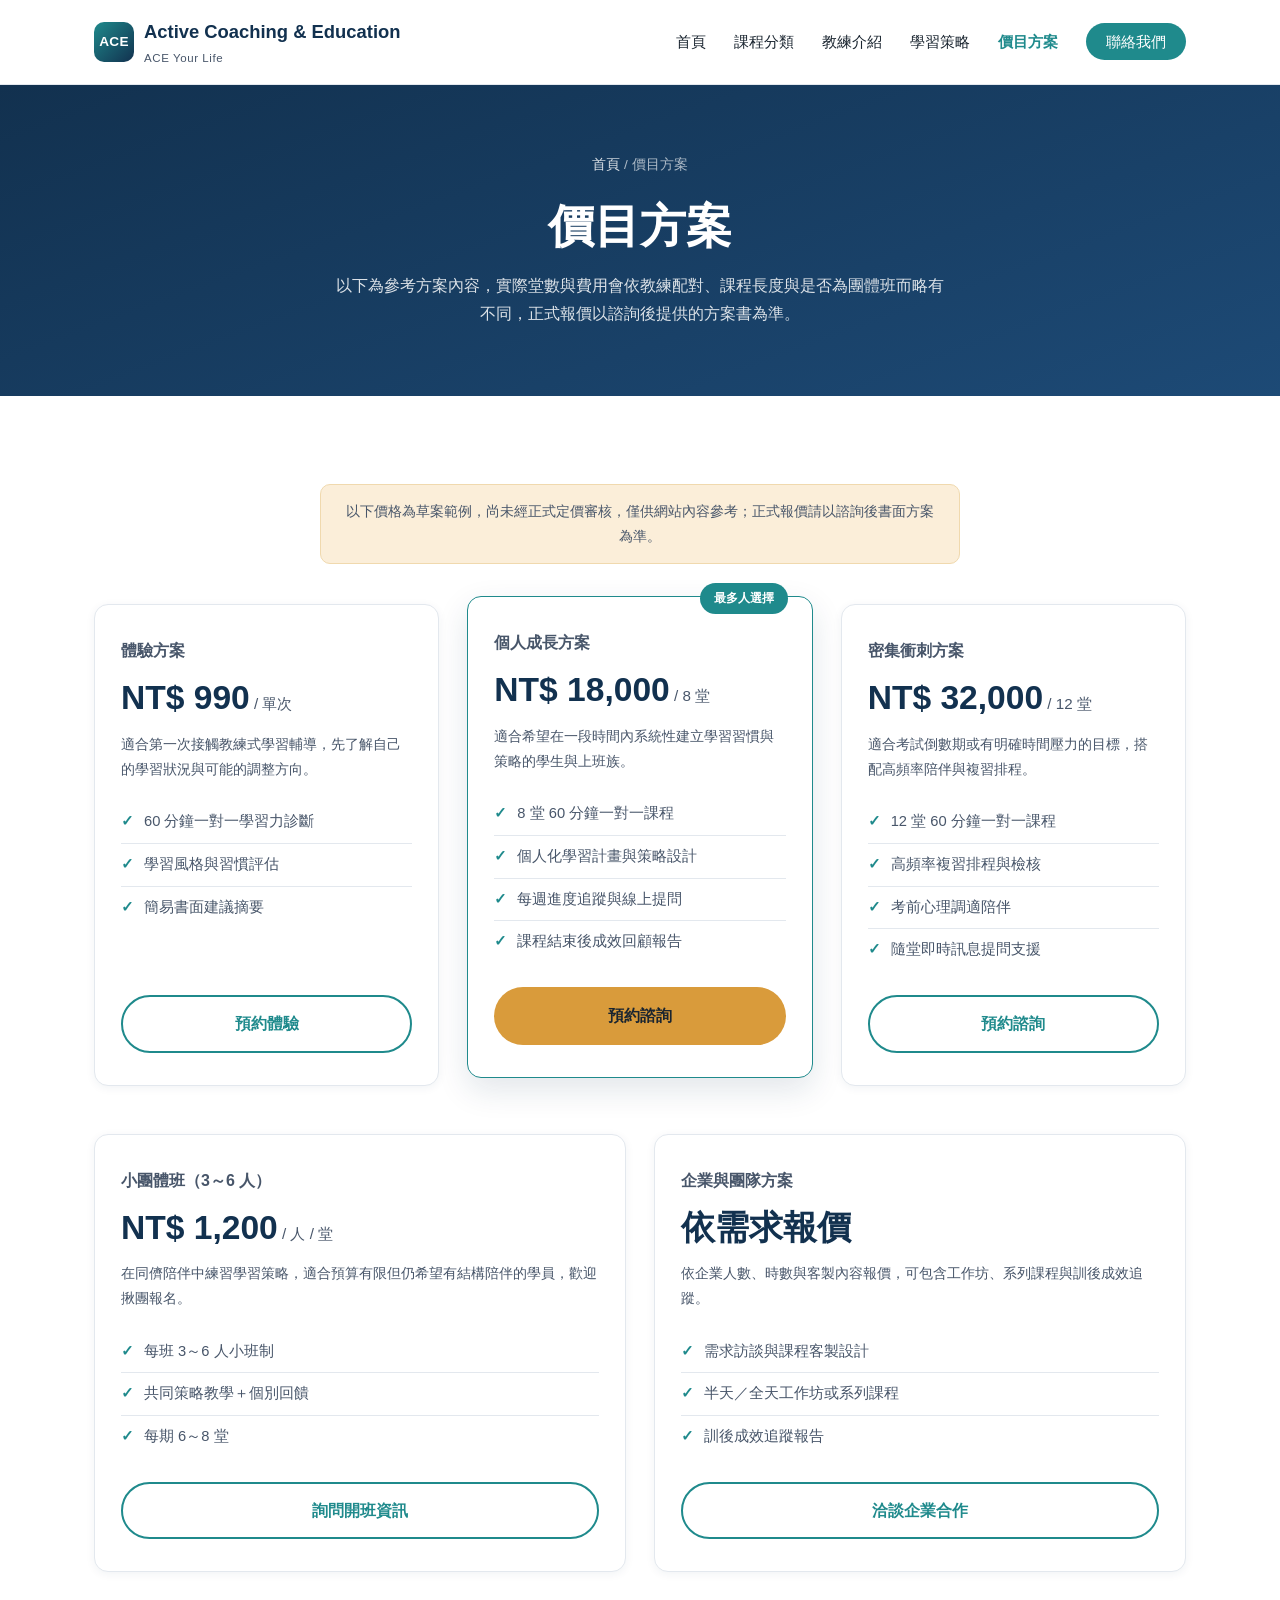
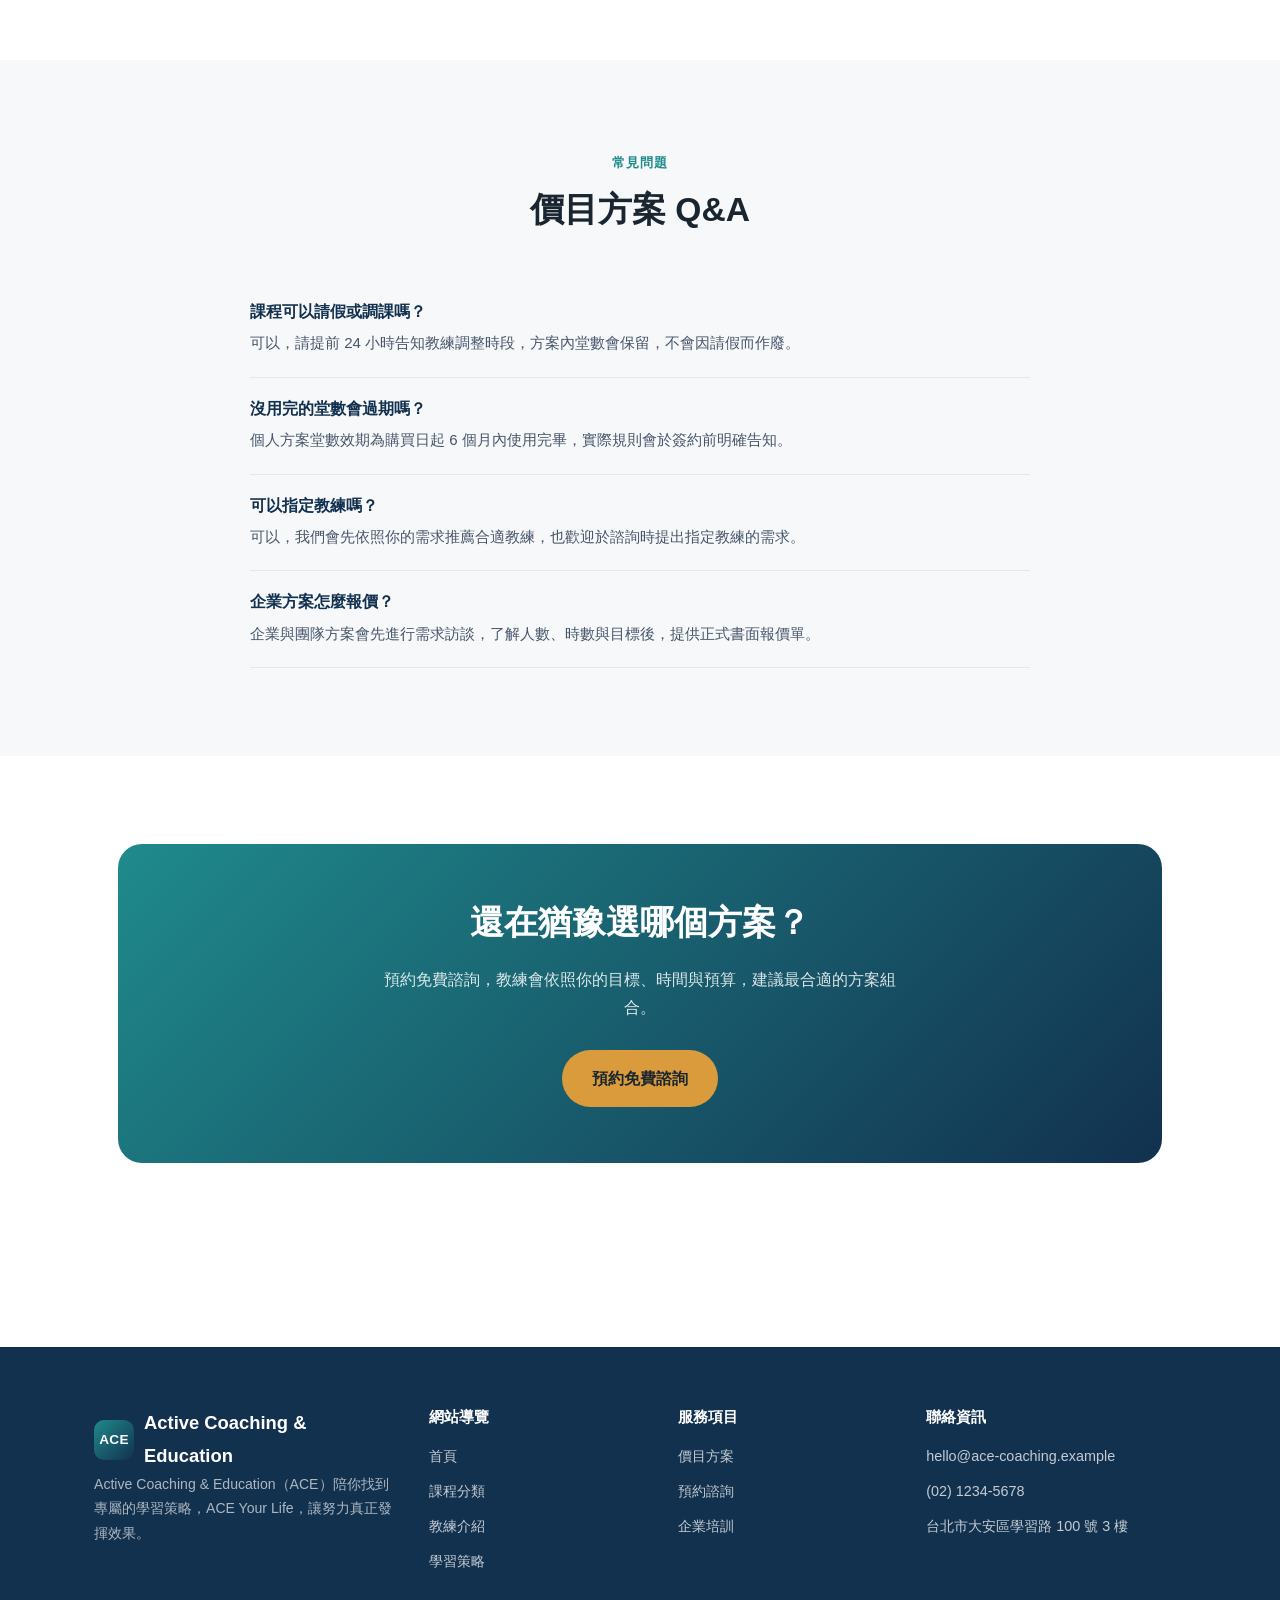
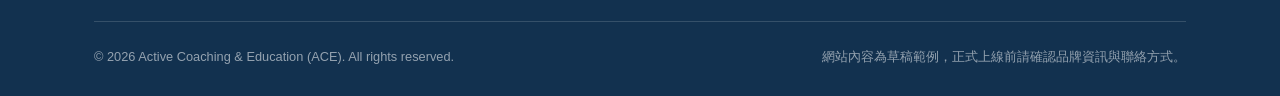
<file: pricing.html>
<!DOCTYPE html>
<html lang="zh-Hant-TW">
<head>
<meta charset="UTF-8">
<meta name="viewport" content="width=device-width, initial-scale=1.0">
<title>價目方案｜Active Coaching &amp; Education (ACE)</title>
<meta name="description" content="ACE 價目方案：體驗方案、個人成長方案、密集衝刺方案與企業團隊報價，找到符合預算的學習陪伴方式。">
<link rel="stylesheet" href="assets/css/style.css">
</head>
<body>

<header class="site-header">
  <nav class="nav">
    <a href="index.html" class="brand">
      <span class="brand-mark">ACE</span>
      <span>Active Coaching &amp; Education<span class="brand-zh">ACE Your Life</span></span>
    </a>
    <ul class="nav-links">
      <li><a href="index.html">首頁</a></li>
      <li><a href="courses.html">課程分類</a></li>
      <li><a href="coaches.html">教練介紹</a></li>
      <li><a href="strategies.html">學習策略</a></li>
      <li><a href="pricing.html" class="active">價目方案</a></li>
      <li><a href="contact.html" class="nav-cta">聯絡我們</a></li>
    </ul>
    <button class="nav-toggle" aria-label="開啟選單">
      <span></span><span></span><span></span>
    </button>
  </nav>
</header>

<section class="page-hero">
  <div class="container">
    <div class="breadcrumb"><a href="index.html">首頁</a> / 價目方案</div>
    <h1>價目方案</h1>
    <p>以下為參考方案內容，實際堂數與費用會依教練配對、課程長度與是否為團體班而略有不同，正式報價以諮詢後提供的方案書為準。</p>
  </div>
</section>

<section class="section">
  <div class="container">
    <p class="pricing-note">以下價格為草案範例，尚未經正式定價審核，僅供網站內容參考；正式報價請以諮詢後書面方案為準。</p>

    <div class="grid grid-3">

      <div class="card plan-card">
        <div class="plan-name">體驗方案</div>
        <div class="plan-price">NT$ 990<span> / 單次</span></div>
        <p class="plan-desc">適合第一次接觸教練式學習輔導，先了解自己的學習狀況與可能的調整方向。</p>
        <ul class="plan-features">
          <li><span class="check">✓</span> 60 分鐘一對一學習力診斷</li>
          <li><span class="check">✓</span> 學習風格與習慣評估</li>
          <li><span class="check">✓</span> 簡易書面建議摘要</li>
        </ul>
        <a href="contact.html" class="btn btn-outline">預約體驗</a>
      </div>

      <div class="card plan-card featured">
        <span class="plan-badge">最多人選擇</span>
        <div class="plan-name">個人成長方案</div>
        <div class="plan-price">NT$ 18,000<span> / 8 堂</span></div>
        <p class="plan-desc">適合希望在一段時間內系統性建立學習習慣與策略的學生與上班族。</p>
        <ul class="plan-features">
          <li><span class="check">✓</span> 8 堂 60 分鐘一對一課程</li>
          <li><span class="check">✓</span> 個人化學習計畫與策略設計</li>
          <li><span class="check">✓</span> 每週進度追蹤與線上提問</li>
          <li><span class="check">✓</span> 課程結束後成效回顧報告</li>
        </ul>
        <a href="contact.html" class="btn btn-primary">預約諮詢</a>
      </div>

      <div class="card plan-card">
        <div class="plan-name">密集衝刺方案</div>
        <div class="plan-price">NT$ 32,000<span> / 12 堂</span></div>
        <p class="plan-desc">適合考試倒數期或有明確時間壓力的目標，搭配高頻率陪伴與複習排程。</p>
        <ul class="plan-features">
          <li><span class="check">✓</span> 12 堂 60 分鐘一對一課程</li>
          <li><span class="check">✓</span> 高頻率複習排程與檢核</li>
          <li><span class="check">✓</span> 考前心理調適陪伴</li>
          <li><span class="check">✓</span> 隨堂即時訊息提問支援</li>
        </ul>
        <a href="contact.html" class="btn btn-outline">預約諮詢</a>
      </div>

    </div>

    <div class="grid grid-2 mt-lg">
      <div class="card plan-card">
        <div class="plan-name">小團體班（3～6 人）</div>
        <div class="plan-price">NT$ 1,200<span> / 人 / 堂</span></div>
        <p class="plan-desc">在同儕陪伴中練習學習策略，適合預算有限但仍希望有結構陪伴的學員，歡迎揪團報名。</p>
        <ul class="plan-features">
          <li><span class="check">✓</span> 每班 3～6 人小班制</li>
          <li><span class="check">✓</span> 共同策略教學＋個別回饋</li>
          <li><span class="check">✓</span> 每期 6～8 堂</li>
        </ul>
        <a href="contact.html" class="btn btn-outline">詢問開班資訊</a>
      </div>

      <div class="card plan-card">
        <div class="plan-name">企業與團隊方案</div>
        <div class="plan-price">依需求報價</div>
        <p class="plan-desc">依企業人數、時數與客製內容報價，可包含工作坊、系列課程與訓後成效追蹤。</p>
        <ul class="plan-features">
          <li><span class="check">✓</span> 需求訪談與課程客製設計</li>
          <li><span class="check">✓</span> 半天／全天工作坊或系列課程</li>
          <li><span class="check">✓</span> 訓後成效追蹤報告</li>
        </ul>
        <a href="contact.html" class="btn btn-outline">洽談企業合作</a>
      </div>
    </div>
  </div>
</section>

<section class="section section--alt">
  <div class="container">
    <div class="section-head">
      <span class="eyebrow">常見問題</span>
      <h2>價目方案 Q&amp;A</h2>
    </div>
    <div class="faq">
      <div class="faq-item">
        <h4>課程可以請假或調課嗎？</h4>
        <p>可以，請提前 24 小時告知教練調整時段，方案內堂數會保留，不會因請假而作廢。</p>
      </div>
      <div class="faq-item">
        <h4>沒用完的堂數會過期嗎？</h4>
        <p>個人方案堂數效期為購買日起 6 個月內使用完畢，實際規則會於簽約前明確告知。</p>
      </div>
      <div class="faq-item">
        <h4>可以指定教練嗎？</h4>
        <p>可以，我們會先依照你的需求推薦合適教練，也歡迎於諮詢時提出指定教練的需求。</p>
      </div>
      <div class="faq-item">
        <h4>企業方案怎麼報價？</h4>
        <p>企業與團隊方案會先進行需求訪談，了解人數、時數與目標後，提供正式書面報價單。</p>
      </div>
    </div>
  </div>
</section>

<section class="section">
  <div class="container">
    <div class="cta-band">
      <h2>還在猶豫選哪個方案？</h2>
      <p>預約免費諮詢，教練會依照你的目標、時間與預算，建議最合適的方案組合。</p>
      <div class="btn-group">
        <a href="contact.html" class="btn btn-primary">預約免費諮詢</a>
      </div>
    </div>
  </div>
</section>

<footer class="site-footer">
  <div class="container">
    <div class="footer-grid">
      <div class="footer-brand">
        <a href="index.html" class="brand" style="color:#fff;">
          <span class="brand-mark">ACE</span>
          <span>Active Coaching &amp; Education</span>
        </a>
        <p>Active Coaching &amp; Education（ACE）陪你找到專屬的學習策略，ACE Your Life，讓努力真正發揮效果。</p>
      </div>
      <div>
        <h4>網站導覽</h4>
        <ul>
          <li><a href="index.html">首頁</a></li>
          <li><a href="courses.html">課程分類</a></li>
          <li><a href="coaches.html">教練介紹</a></li>
          <li><a href="strategies.html">學習策略</a></li>
        </ul>
      </div>
      <div>
        <h4>服務項目</h4>
        <ul>
          <li><a href="pricing.html">價目方案</a></li>
          <li><a href="contact.html">預約諮詢</a></li>
          <li><a href="courses.html#enterprise">企業培訓</a></li>
        </ul>
      </div>
      <div>
        <h4>聯絡資訊</h4>
        <ul>
          <li>hello@ace-coaching.example</li>
          <li>(02) 1234-5678</li>
          <li>台北市大安區學習路 100 號 3 樓</li>
        </ul>
      </div>
    </div>
    <div class="footer-bottom">
      <span>&copy; 2026 Active Coaching &amp; Education (ACE). All rights reserved.</span>
      <span>網站內容為草稿範例，正式上線前請確認品牌資訊與聯絡方式。</span>
    </div>
  </div>
</footer>

<script src="assets/js/main.js"></script>
</body>
</html>
</file>
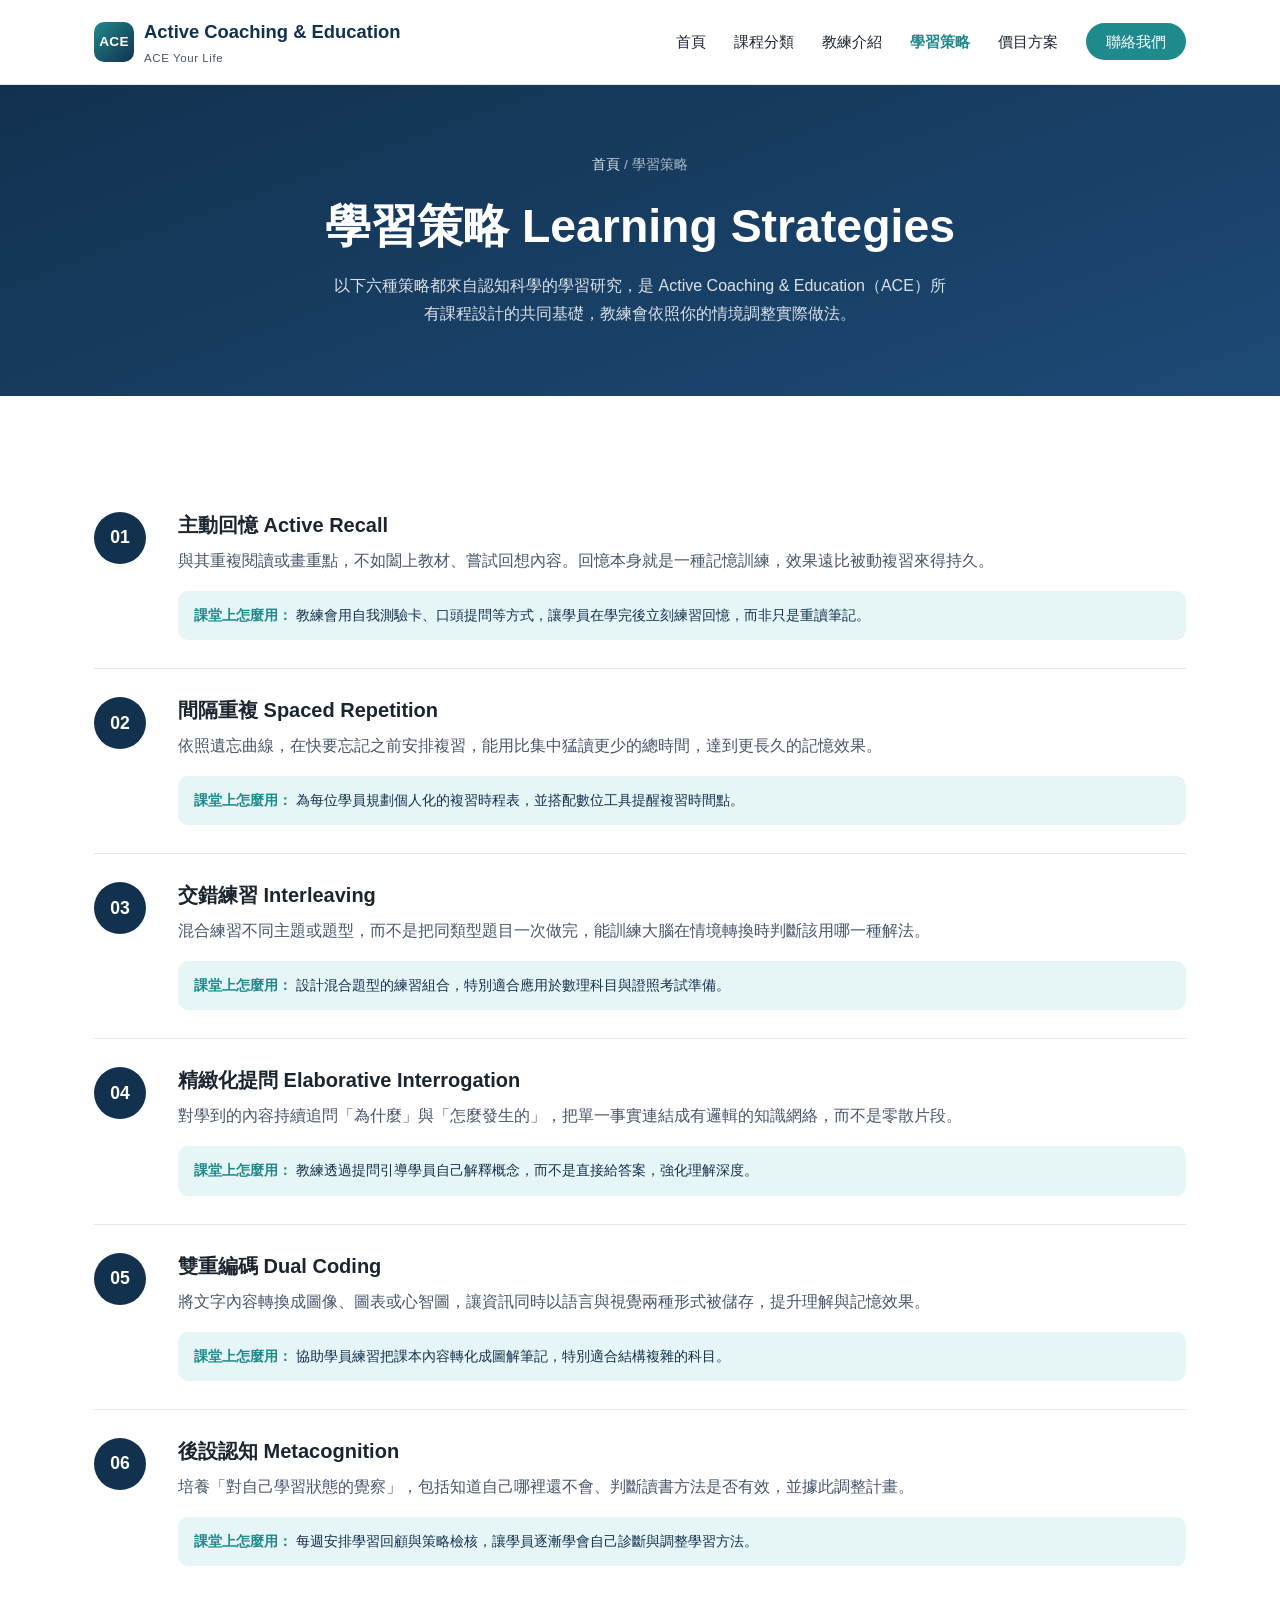
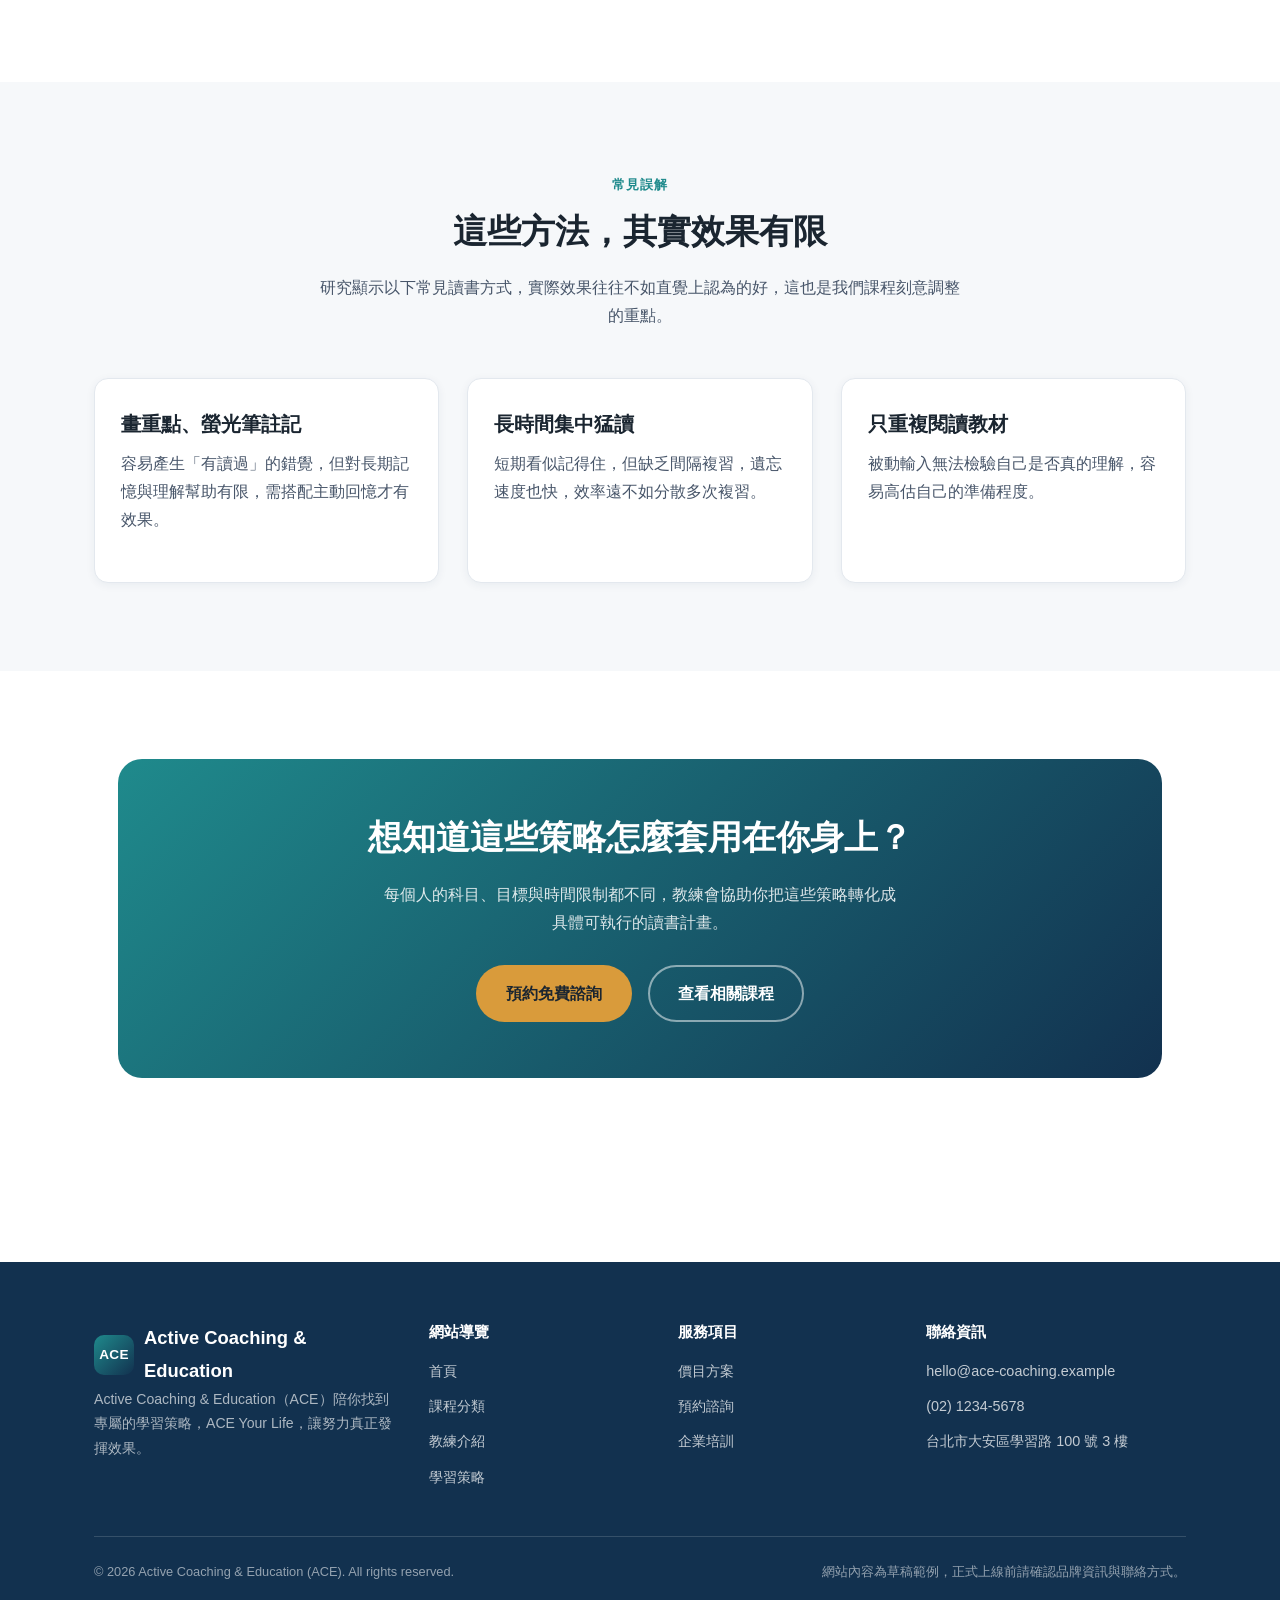
<file: strategies.html>
<!DOCTYPE html>
<html lang="zh-Hant-TW">
<head>
<meta charset="UTF-8">
<meta name="viewport" content="width=device-width, initial-scale=1.0">
<title>學習策略｜Active Coaching &amp; Education (ACE)</title>
<meta name="description" content="ACE 課程背後的六大實證學習策略：主動回憶、間隔重複、交錯練習、精緻化提問、雙重編碼、後設認知。">
<link rel="stylesheet" href="assets/css/style.css">
</head>
<body>

<header class="site-header">
  <nav class="nav">
    <a href="index.html" class="brand">
      <span class="brand-mark">ACE</span>
      <span>Active Coaching &amp; Education<span class="brand-zh">ACE Your Life</span></span>
    </a>
    <ul class="nav-links">
      <li><a href="index.html">首頁</a></li>
      <li><a href="courses.html">課程分類</a></li>
      <li><a href="coaches.html">教練介紹</a></li>
      <li><a href="strategies.html" class="active">學習策略</a></li>
      <li><a href="pricing.html">價目方案</a></li>
      <li><a href="contact.html" class="nav-cta">聯絡我們</a></li>
    </ul>
    <button class="nav-toggle" aria-label="開啟選單">
      <span></span><span></span><span></span>
    </button>
  </nav>
</header>

<section class="page-hero">
  <div class="container">
    <div class="breadcrumb"><a href="index.html">首頁</a> / 學習策略</div>
    <h1>學習策略 Learning Strategies</h1>
    <p>以下六種策略都來自認知科學的學習研究，是 Active Coaching &amp; Education（ACE）所有課程設計的共同基礎，教練會依照你的情境調整實際做法。</p>
  </div>
</section>

<section class="section">
  <div class="container">
    <div class="strategy-row">
      <div class="strategy-num">01</div>
      <div>
        <h3>主動回憶 Active Recall</h3>
        <p>與其重複閱讀或畫重點，不如闔上教材、嘗試回想內容。回憶本身就是一種記憶訓練，效果遠比被動複習來得持久。</p>
        <div class="strategy-apply"><strong>課堂上怎麼用：</strong> 教練會用自我測驗卡、口頭提問等方式，讓學員在學完後立刻練習回憶，而非只是重讀筆記。</div>
      </div>
    </div>

    <div class="strategy-row">
      <div class="strategy-num">02</div>
      <div>
        <h3>間隔重複 Spaced Repetition</h3>
        <p>依照遺忘曲線，在快要忘記之前安排複習，能用比集中猛讀更少的總時間，達到更長久的記憶效果。</p>
        <div class="strategy-apply"><strong>課堂上怎麼用：</strong> 為每位學員規劃個人化的複習時程表，並搭配數位工具提醒複習時間點。</div>
      </div>
    </div>

    <div class="strategy-row">
      <div class="strategy-num">03</div>
      <div>
        <h3>交錯練習 Interleaving</h3>
        <p>混合練習不同主題或題型，而不是把同類型題目一次做完，能訓練大腦在情境轉換時判斷該用哪一種解法。</p>
        <div class="strategy-apply"><strong>課堂上怎麼用：</strong> 設計混合題型的練習組合，特別適合應用於數理科目與證照考試準備。</div>
      </div>
    </div>

    <div class="strategy-row">
      <div class="strategy-num">04</div>
      <div>
        <h3>精緻化提問 Elaborative Interrogation</h3>
        <p>對學到的內容持續追問「為什麼」與「怎麼發生的」，把單一事實連結成有邏輯的知識網絡，而不是零散片段。</p>
        <div class="strategy-apply"><strong>課堂上怎麼用：</strong> 教練透過提問引導學員自己解釋概念，而不是直接給答案，強化理解深度。</div>
      </div>
    </div>

    <div class="strategy-row">
      <div class="strategy-num">05</div>
      <div>
        <h3>雙重編碼 Dual Coding</h3>
        <p>將文字內容轉換成圖像、圖表或心智圖，讓資訊同時以語言與視覺兩種形式被儲存，提升理解與記憶效果。</p>
        <div class="strategy-apply"><strong>課堂上怎麼用：</strong> 協助學員練習把課本內容轉化成圖解筆記，特別適合結構複雜的科目。</div>
      </div>
    </div>

    <div class="strategy-row">
      <div class="strategy-num">06</div>
      <div>
        <h3>後設認知 Metacognition</h3>
        <p>培養「對自己學習狀態的覺察」，包括知道自己哪裡還不會、判斷讀書方法是否有效，並據此調整計畫。</p>
        <div class="strategy-apply"><strong>課堂上怎麼用：</strong> 每週安排學習回顧與策略檢核，讓學員逐漸學會自己診斷與調整學習方法。</div>
      </div>
    </div>
  </div>
</section>

<section class="section section--alt">
  <div class="container">
    <div class="section-head">
      <span class="eyebrow">常見誤解</span>
      <h2>這些方法，其實效果有限</h2>
      <p>研究顯示以下常見讀書方式，實際效果往往不如直覺上認為的好，這也是我們課程刻意調整的重點。</p>
    </div>
    <div class="grid grid-3">
      <div class="card">
        <h3>畫重點、螢光筆註記</h3>
        <p>容易產生「有讀過」的錯覺，但對長期記憶與理解幫助有限，需搭配主動回憶才有效果。</p>
      </div>
      <div class="card">
        <h3>長時間集中猛讀</h3>
        <p>短期看似記得住，但缺乏間隔複習，遺忘速度也快，效率遠不如分散多次複習。</p>
      </div>
      <div class="card">
        <h3>只重複閱讀教材</h3>
        <p>被動輸入無法檢驗自己是否真的理解，容易高估自己的準備程度。</p>
      </div>
    </div>
  </div>
</section>

<section class="section">
  <div class="container">
    <div class="cta-band">
      <h2>想知道這些策略怎麼套用在你身上？</h2>
      <p>每個人的科目、目標與時間限制都不同，教練會協助你把這些策略轉化成具體可執行的讀書計畫。</p>
      <div class="btn-group">
        <a href="contact.html" class="btn btn-primary">預約免費諮詢</a>
        <a href="courses.html" class="btn btn-ghost">查看相關課程</a>
      </div>
    </div>
  </div>
</section>

<footer class="site-footer">
  <div class="container">
    <div class="footer-grid">
      <div class="footer-brand">
        <a href="index.html" class="brand" style="color:#fff;">
          <span class="brand-mark">ACE</span>
          <span>Active Coaching &amp; Education</span>
        </a>
        <p>Active Coaching &amp; Education（ACE）陪你找到專屬的學習策略，ACE Your Life，讓努力真正發揮效果。</p>
      </div>
      <div>
        <h4>網站導覽</h4>
        <ul>
          <li><a href="index.html">首頁</a></li>
          <li><a href="courses.html">課程分類</a></li>
          <li><a href="coaches.html">教練介紹</a></li>
          <li><a href="strategies.html">學習策略</a></li>
        </ul>
      </div>
      <div>
        <h4>服務項目</h4>
        <ul>
          <li><a href="pricing.html">價目方案</a></li>
          <li><a href="contact.html">預約諮詢</a></li>
          <li><a href="courses.html#enterprise">企業培訓</a></li>
        </ul>
      </div>
      <div>
        <h4>聯絡資訊</h4>
        <ul>
          <li>hello@ace-coaching.example</li>
          <li>(02) 1234-5678</li>
          <li>台北市大安區學習路 100 號 3 樓</li>
        </ul>
      </div>
    </div>
    <div class="footer-bottom">
      <span>&copy; 2026 Active Coaching &amp; Education (ACE). All rights reserved.</span>
      <span>網站內容為草稿範例，正式上線前請確認品牌資訊與聯絡方式。</span>
    </div>
  </div>
</footer>

<script src="assets/js/main.js"></script>
</body>
</html>
</file>
<file: assets/css/style.css>
/* ===== Active Coaching & Education (ACE) 品牌網站樣式 ===== */

:root {
  --color-navy: #12314f;
  --color-navy-light: #1d4a76;
  --color-teal: #1f8a8c;
  --color-teal-light: #e6f5f5;
  --color-gold: #d99b3b;
  --color-gold-light: #fbeed9;
  --color-ink: #1a2530;
  --color-body: #48566a;
  --color-bg: #ffffff;
  --color-bg-alt: #f6f8fa;
  --color-border: #e3e8ee;
  --radius: 14px;
  --shadow-sm: 0 2px 10px rgba(18, 49, 79, 0.06);
  --shadow-md: 0 12px 32px rgba(18, 49, 79, 0.12);
  --max-width: 1140px;
  --font-body: "Noto Sans TC", "PingFang TC", "Microsoft JhengHei", "Helvetica Neue", Arial, sans-serif;
}

* {
  box-sizing: border-box;
}

html {
  scroll-behavior: smooth;
}

body {
  margin: 0;
  font-family: var(--font-body);
  color: var(--color-body);
  background: var(--color-bg);
  line-height: 1.75;
  -webkit-font-smoothing: antialiased;
}

h1, h2, h3, h4 {
  color: var(--color-ink);
  line-height: 1.35;
  margin: 0 0 0.6em;
  font-weight: 700;
}

h1 { font-size: clamp(2rem, 4vw, 2.9rem); }
h2 { font-size: clamp(1.6rem, 3vw, 2.1rem); }
h3 { font-size: 1.25rem; }

p { margin: 0 0 1em; }

a {
  color: var(--color-teal);
  text-decoration: none;
}
a:hover { text-decoration: underline; }

img { max-width: 100%; display: block; }

.container {
  max-width: var(--max-width);
  margin: 0 auto;
  padding: 0 24px;
}

.section {
  padding: 88px 0;
}

.section--alt {
  background: var(--color-bg-alt);
}

.section-head {
  max-width: 640px;
  margin: 0 auto 48px;
  text-align: center;
}

.eyebrow {
  display: inline-block;
  font-size: 0.82rem;
  font-weight: 700;
  letter-spacing: 0.08em;
  color: var(--color-teal);
  text-transform: uppercase;
  margin-bottom: 12px;
}

.section-head p {
  color: var(--color-body);
}

/* ===== 導覽列 ===== */

.site-header {
  position: sticky;
  top: 0;
  z-index: 100;
  background: rgba(255, 255, 255, 0.94);
  backdrop-filter: blur(6px);
  border-bottom: 1px solid var(--color-border);
}

.nav {
  display: flex;
  align-items: center;
  justify-content: space-between;
  padding: 16px 24px;
  max-width: var(--max-width);
  margin: 0 auto;
}

.brand {
  display: flex;
  align-items: center;
  gap: 10px;
  font-weight: 800;
  font-size: 1.15rem;
  color: var(--color-navy);
  text-decoration: none;
}

.brand:hover { text-decoration: none; }

.brand-mark {
  width: 40px;
  height: 40px;
  border-radius: 10px;
  background: linear-gradient(135deg, var(--color-teal), var(--color-navy));
  display: flex;
  align-items: center;
  justify-content: center;
  color: #fff;
  font-weight: 800;
  font-size: 0.85rem;
  letter-spacing: 0.02em;
  flex-shrink: 0;
}

.brand-zh {
  font-size: 0.72rem;
  font-weight: 500;
  color: var(--color-body);
  display: block;
  letter-spacing: 0.05em;
}

.nav-links {
  display: flex;
  align-items: center;
  gap: 28px;
  list-style: none;
  margin: 0;
  padding: 0;
}

.nav-links a {
  color: var(--color-ink);
  font-weight: 500;
  font-size: 0.95rem;
}

.nav-links a.active {
  color: var(--color-teal);
  font-weight: 700;
}

.nav-cta {
  background: var(--color-teal);
  color: #fff !important;
  padding: 10px 20px;
  border-radius: 999px;
  font-weight: 700;
  white-space: nowrap;
}
.nav-cta:hover { background: var(--color-navy); text-decoration: none; }

.nav-toggle {
  display: none;
  flex-direction: column;
  gap: 4px;
  background: none;
  border: none;
  cursor: pointer;
  padding: 6px;
}
.nav-toggle span {
  width: 24px;
  height: 2px;
  background: var(--color-navy);
  display: block;
}

/* ===== Hero ===== */

.hero {
  background: linear-gradient(160deg, var(--color-navy) 0%, var(--color-navy-light) 60%, var(--color-teal) 140%);
  color: #fff;
  padding: 100px 0 120px;
  position: relative;
  overflow: hidden;
}

.hero .container {
  display: grid;
  grid-template-columns: 1.1fr 0.9fr;
  gap: 48px;
  align-items: center;
  position: relative;
  z-index: 1;
}

.hero h1 { color: #fff; }
.hero .lead {
  font-size: 1.15rem;
  color: rgba(255,255,255,0.86);
  max-width: 480px;
}

.hero-actions {
  display: flex;
  gap: 16px;
  margin-top: 32px;
  flex-wrap: wrap;
}

.btn {
  display: inline-flex;
  align-items: center;
  justify-content: center;
  padding: 13px 28px;
  border-radius: 999px;
  font-weight: 700;
  font-size: 0.98rem;
  border: 2px solid transparent;
  cursor: pointer;
  transition: transform 0.15s ease, background 0.15s ease, color 0.15s ease;
}
.btn:hover { text-decoration: none; transform: translateY(-2px); }

.btn-primary {
  background: var(--color-gold);
  color: var(--color-ink);
}
.btn-primary:hover { background: #c88a2c; color: var(--color-ink); }

.btn-ghost {
  border-color: rgba(255,255,255,0.5);
  color: #fff;
}
.btn-ghost:hover { background: rgba(255,255,255,0.12); color: #fff; }

.btn-outline {
  border-color: var(--color-teal);
  color: var(--color-teal);
  background: transparent;
}
.btn-outline:hover { background: var(--color-teal); color: #fff; }

.hero-stats {
  display: flex;
  gap: 28px;
  margin-top: 44px;
  flex-wrap: wrap;
}
.hero-stats div { min-width: 90px; }
.hero-stats strong {
  display: block;
  font-size: 1.7rem;
  color: var(--color-gold);
}
.hero-stats span {
  font-size: 0.85rem;
  color: rgba(255,255,255,0.75);
}

.hero-card {
  background: rgba(255,255,255,0.08);
  border: 1px solid rgba(255,255,255,0.25);
  border-radius: var(--radius);
  padding: 28px;
  backdrop-filter: blur(4px);
}
.hero-card h3 { color: #fff; }
.hero-card ul {
  margin: 0;
  padding: 0;
  list-style: none;
}
.hero-card li {
  display: flex;
  gap: 10px;
  padding: 10px 0;
  border-bottom: 1px solid rgba(255,255,255,0.15);
  color: rgba(255,255,255,0.9);
  font-size: 0.95rem;
}
.hero-card li:last-child { border-bottom: none; }
.hero-card .dot {
  color: var(--color-gold);
  font-weight: 800;
}

/* ===== Page hero (subpages) ===== */

.page-hero {
  background: linear-gradient(160deg, var(--color-navy), var(--color-navy-light));
  color: #fff;
  padding: 68px 0;
  text-align: center;
}
.page-hero h1 { color: #fff; margin-bottom: 14px; }
.page-hero p {
  max-width: 620px;
  margin: 0 auto;
  color: rgba(255,255,255,0.85);
}
.breadcrumb {
  font-size: 0.85rem;
  color: rgba(255,255,255,0.65);
  margin-bottom: 18px;
}
.breadcrumb a { color: rgba(255,255,255,0.85); }

/* ===== Cards / Grids ===== */

.grid {
  display: grid;
  gap: 28px;
}
.grid-3 { grid-template-columns: repeat(3, 1fr); }
.grid-2 { grid-template-columns: repeat(2, 1fr); }
.grid-4 { grid-template-columns: repeat(4, 1fr); }

.card {
  background: #fff;
  border: 1px solid var(--color-border);
  border-radius: var(--radius);
  padding: 32px 26px;
  box-shadow: var(--shadow-sm);
  transition: transform 0.18s ease, box-shadow 0.18s ease;
  height: 100%;
}
.card:hover {
  transform: translateY(-4px);
  box-shadow: var(--shadow-md);
}

.icon-badge {
  width: 52px;
  height: 52px;
  border-radius: 14px;
  background: var(--color-teal-light);
  color: var(--color-teal);
  display: flex;
  align-items: center;
  justify-content: center;
  margin-bottom: 18px;
}
.icon-badge svg { width: 26px; height: 26px; }

.tag {
  display: inline-block;
  font-size: 0.75rem;
  font-weight: 700;
  padding: 4px 12px;
  border-radius: 999px;
  background: var(--color-gold-light);
  color: #92640f;
  margin-bottom: 12px;
}

/* ===== Course cards ===== */

.course-card {
  display: flex;
  flex-direction: column;
}
.course-meta {
  display: flex;
  gap: 14px;
  font-size: 0.85rem;
  color: var(--color-body);
  margin: 14px 0 6px;
  flex-wrap: wrap;
}
.course-meta span {
  display: flex;
  align-items: center;
  gap: 6px;
}
.course-list {
  margin: 14px 0 0;
  padding-left: 18px;
  font-size: 0.92rem;
  color: var(--color-body);
}
.course-list li { margin-bottom: 6px; }
.course-footer {
  margin-top: auto;
  padding-top: 18px;
  display: flex;
  align-items: center;
  justify-content: space-between;
  border-top: 1px dashed var(--color-border);
}
.price-tag {
  font-weight: 800;
  color: var(--color-navy);
  font-size: 1.05rem;
}

/* ===== Coach cards ===== */

.coach-card {
  text-align: center;
}
.coach-avatar {
  width: 108px;
  height: 108px;
  border-radius: 50%;
  margin: 0 auto 18px;
  background: linear-gradient(135deg, var(--color-teal), var(--color-navy));
  display: flex;
  align-items: center;
  justify-content: center;
  color: #fff;
  font-size: 1.6rem;
  font-weight: 800;
  letter-spacing: 0.05em;
  overflow: hidden;
}

.coach-avatar img {
  width: 100%;
  height: 100%;
  object-fit: cover;
  object-position: center top;
}

.coach-placeholder {
  border: 1px dashed #d99b3b;
  background: var(--color-gold-light);
  color: #92640f;
  font-size: 0.82rem;
  border-radius: 10px;
  padding: 8px 12px;
  margin-bottom: 14px;
}
.coach-role {
  color: var(--color-teal);
  font-weight: 700;
  font-size: 0.9rem;
  margin-bottom: 10px;
}
.coach-tags {
  display: flex;
  gap: 8px;
  justify-content: center;
  flex-wrap: wrap;
  margin: 14px 0;
}
.coach-tags span {
  font-size: 0.75rem;
  background: var(--color-bg-alt);
  border: 1px solid var(--color-border);
  padding: 4px 10px;
  border-radius: 999px;
  color: var(--color-body);
}
.coach-quote {
  font-size: 0.88rem;
  font-style: italic;
  color: var(--color-body);
  border-top: 1px dashed var(--color-border);
  padding-top: 14px;
  margin-top: 14px;
}

/* ===== Strategy list ===== */

.strategy-row {
  display: grid;
  grid-template-columns: 64px 1fr;
  gap: 20px;
  padding: 28px 0;
  border-bottom: 1px solid var(--color-border);
}
.strategy-row:last-child { border-bottom: none; }
.strategy-num {
  width: 52px;
  height: 52px;
  border-radius: 50%;
  background: var(--color-navy);
  color: #fff;
  font-weight: 800;
  display: flex;
  align-items: center;
  justify-content: center;
  font-size: 1.1rem;
}
.strategy-row h3 { margin-bottom: 8px; }
.strategy-apply {
  margin-top: 10px;
  background: var(--color-teal-light);
  border-radius: 10px;
  padding: 12px 16px;
  font-size: 0.9rem;
  color: var(--color-navy);
}
.strategy-apply strong { color: var(--color-teal); }

/* ===== Pricing ===== */

.pricing-note {
  text-align: center;
  max-width: 640px;
  margin: 0 auto 40px;
  font-size: 0.9rem;
  color: var(--color-body);
  background: var(--color-gold-light);
  border: 1px solid #f0d9ae;
  border-radius: 10px;
  padding: 14px 20px;
}

.plan-card {
  position: relative;
  display: flex;
  flex-direction: column;
}
.plan-card.featured {
  border-color: var(--color-teal);
  box-shadow: var(--shadow-md);
  transform: translateY(-8px);
}
.plan-badge {
  position: absolute;
  top: -14px;
  right: 24px;
  background: var(--color-teal);
  color: #fff;
  font-size: 0.75rem;
  font-weight: 700;
  padding: 5px 14px;
  border-radius: 999px;
}
.plan-name { font-weight: 700; color: var(--color-body); margin-bottom: 4px; }
.plan-price {
  font-size: 2.1rem;
  font-weight: 800;
  color: var(--color-navy);
  margin-bottom: 4px;
}
.plan-price span {
  font-size: 0.95rem;
  font-weight: 500;
  color: var(--color-body);
}
.plan-desc { font-size: 0.88rem; color: var(--color-body); margin-bottom: 20px; }
.plan-features {
  list-style: none;
  padding: 0;
  margin: 0 0 24px;
  font-size: 0.92rem;
}
.plan-features li {
  display: flex;
  gap: 10px;
  padding: 8px 0;
  border-bottom: 1px solid var(--color-border);
}
.plan-features li:last-child { border-bottom: none; }
.plan-features .check { color: var(--color-teal); font-weight: 800; }
.plan-card .btn { margin-top: auto; width: 100%; }

.faq {
  max-width: 780px;
  margin: 0 auto;
}
.faq-item {
  border-bottom: 1px solid var(--color-border);
  padding: 20px 0;
}
.faq-item h4 { margin-bottom: 8px; color: var(--color-navy); }
.faq-item p { margin: 0; font-size: 0.94rem; }

/* ===== Contact ===== */

.contact-grid {
  display: grid;
  grid-template-columns: 1fr 1fr;
  gap: 48px;
  align-items: start;
}

.contact-info-item {
  display: flex;
  gap: 16px;
  margin-bottom: 24px;
}
.contact-info-item .icon-badge { flex-shrink: 0; margin-bottom: 0; }
.contact-info-item h4 { margin-bottom: 4px; }
.contact-info-item p { margin: 0; font-size: 0.92rem; }

.form-card {
  background: #fff;
  border: 1px solid var(--color-border);
  border-radius: var(--radius);
  padding: 32px;
  box-shadow: var(--shadow-sm);
}
.form-row {
  display: grid;
  grid-template-columns: 1fr 1fr;
  gap: 16px;
}
.form-group { margin-bottom: 18px; }
.form-group.full { grid-column: 1 / -1; }
label {
  display: block;
  font-size: 0.85rem;
  font-weight: 700;
  color: var(--color-ink);
  margin-bottom: 6px;
}
input, select, textarea {
  width: 100%;
  padding: 11px 14px;
  border: 1px solid var(--color-border);
  border-radius: 8px;
  font-family: inherit;
  font-size: 0.95rem;
  color: var(--color-ink);
  background: var(--color-bg-alt);
}
input:focus, select:focus, textarea:focus {
  outline: none;
  border-color: var(--color-teal);
  background: #fff;
}
textarea { resize: vertical; min-height: 120px; }

.form-note {
  font-size: 0.8rem;
  color: var(--color-body);
  margin-top: 10px;
}

.form-success {
  display: none;
  background: var(--color-teal-light);
  color: var(--color-navy);
  border-radius: 10px;
  padding: 14px 16px;
  margin-top: 16px;
  font-size: 0.9rem;
}
.form-success.show { display: block; }

.map-embed {
  border-radius: var(--radius);
  overflow: hidden;
  border: 1px solid var(--color-border);
  margin-top: 24px;
  height: 220px;
  background: var(--color-bg-alt) url('data:image/svg+xml;utf8,<svg xmlns="http://www.w3.org/2000/svg" width="100" height="100"><rect width="100" height="100" fill="%23f6f8fa"/></svg>');
  display: flex;
  align-items: center;
  justify-content: center;
  color: var(--color-body);
  font-size: 0.85rem;
  text-align: center;
  padding: 20px;
}

/* ===== CTA band ===== */

.cta-band {
  background: linear-gradient(135deg, var(--color-teal), var(--color-navy));
  color: #fff;
  border-radius: 24px;
  padding: 56px 40px;
  text-align: center;
  margin: 0 24px;
}
.cta-band h2 { color: #fff; }
.cta-band p { color: rgba(255,255,255,0.85); max-width: 520px; margin: 0 auto 28px; }
.cta-band .btn-group { display: flex; gap: 16px; justify-content: center; flex-wrap: wrap; }

/* ===== Footer ===== */

.site-footer {
  background: var(--color-navy);
  color: rgba(255,255,255,0.75);
  padding: 60px 0 28px;
  margin-top: 96px;
}
.footer-grid {
  display: grid;
  grid-template-columns: 1.4fr 1fr 1fr 1.2fr;
  gap: 32px;
  padding-bottom: 36px;
  border-bottom: 1px solid rgba(255,255,255,0.15);
}
.footer-grid h4 {
  color: #fff;
  font-size: 0.95rem;
  margin-bottom: 16px;
}
.footer-grid ul { list-style: none; margin: 0; padding: 0; }
.footer-grid li { margin-bottom: 10px; font-size: 0.9rem; }
.footer-grid a { color: rgba(255,255,255,0.75); }
.footer-grid a:hover { color: #fff; }
.footer-brand p { font-size: 0.88rem; color: rgba(255,255,255,0.65); max-width: 300px; }
.footer-bottom {
  display: flex;
  justify-content: space-between;
  align-items: center;
  padding-top: 24px;
  font-size: 0.8rem;
  color: rgba(255,255,255,0.55);
  flex-wrap: wrap;
  gap: 10px;
}

/* ===== Utility ===== */

.text-center { text-align: center; }
.mt-lg { margin-top: 48px; }

/* ===== Responsive ===== */

@media (max-width: 960px) {
  .hero .container { grid-template-columns: 1fr; }
  .grid-4 { grid-template-columns: repeat(2, 1fr); }
  .grid-3 { grid-template-columns: repeat(2, 1fr); }
  .footer-grid { grid-template-columns: 1fr 1fr; }
  .contact-grid { grid-template-columns: 1fr; }
}

@media (max-width: 720px) {
  .nav-links {
    position: fixed;
    top: 68px;
    left: 0;
    right: 0;
    background: #fff;
    flex-direction: column;
    align-items: flex-start;
    padding: 20px 24px;
    gap: 18px;
    border-bottom: 1px solid var(--color-border);
    transform: translateY(-140%);
    transition: transform 0.25s ease;
  }
  .nav-links.open { transform: translateY(0); }
  .nav-toggle { display: flex; }
  .grid-4, .grid-3, .grid-2 { grid-template-columns: 1fr; }
  .footer-grid { grid-template-columns: 1fr; }
  .form-row { grid-template-columns: 1fr; }
  .section { padding: 64px 0; }
  .cta-band { margin: 0; border-radius: 0; }
  .plan-card.featured { transform: none; }
}
</file>
